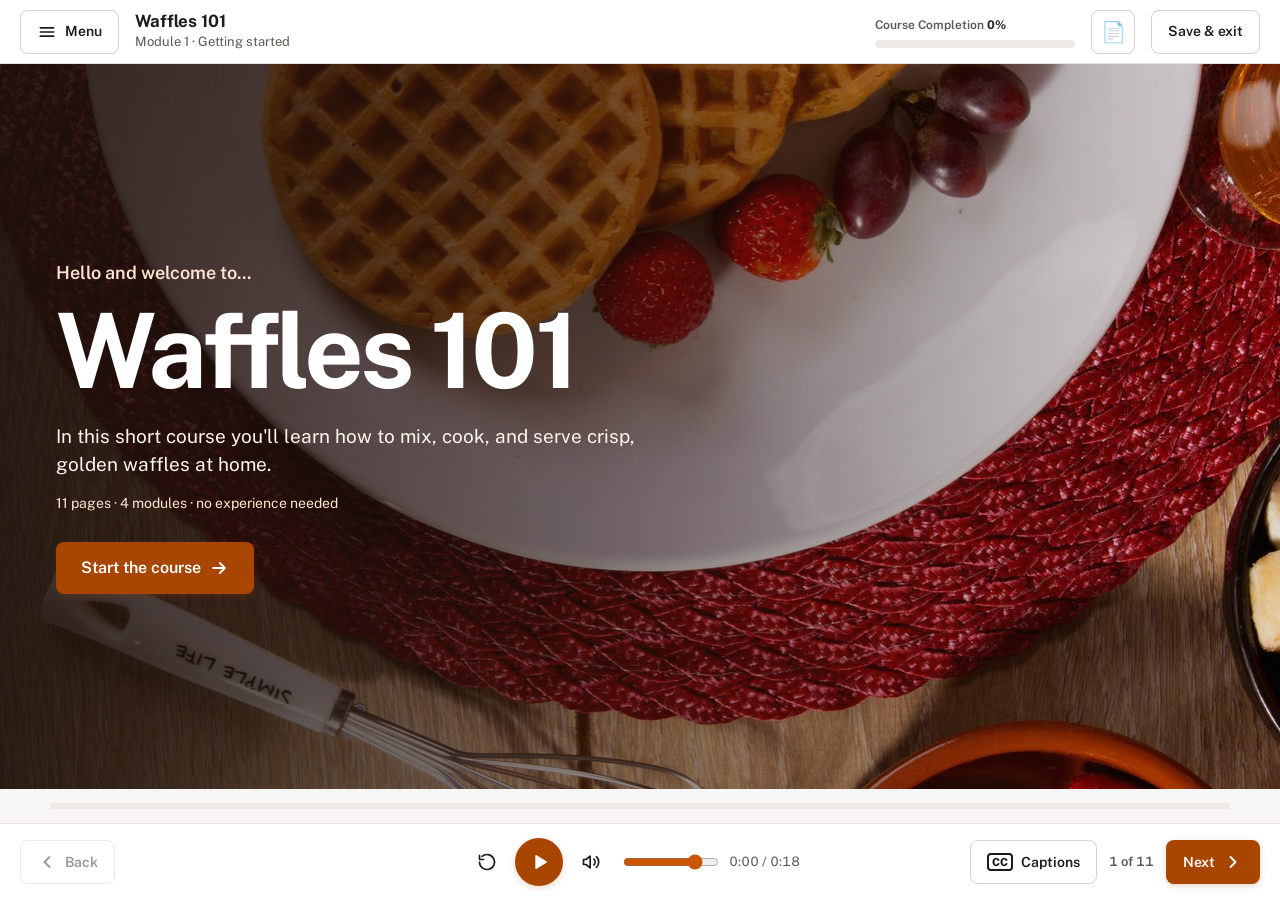
<file: index.html>
<!doctype html>
<html lang="en">
<head>
  <meta charset="utf-8">
  <meta name="viewport" content="width=device-width, initial-scale=1">
  <title>Waffles 101</title>
  <link rel="preconnect" href="https://fonts.googleapis.com">
  <link rel="preconnect" href="https://fonts.gstatic.com" crossorigin>
  <link rel="stylesheet" href="https://fonts.googleapis.com/css2?family=IBM+Plex+Mono:wght@400;500&family=Public+Sans:wght@400;500;600;700&display=swap">
  <link rel="stylesheet" href="css/player.css">
  <link rel="stylesheet" href="css/page.css">
</head>
<body>
  <div id="app"></div>
  <script src="js/player.js"></script>
  <script src="js/main.js"></script>
</body>
</html>
</file>
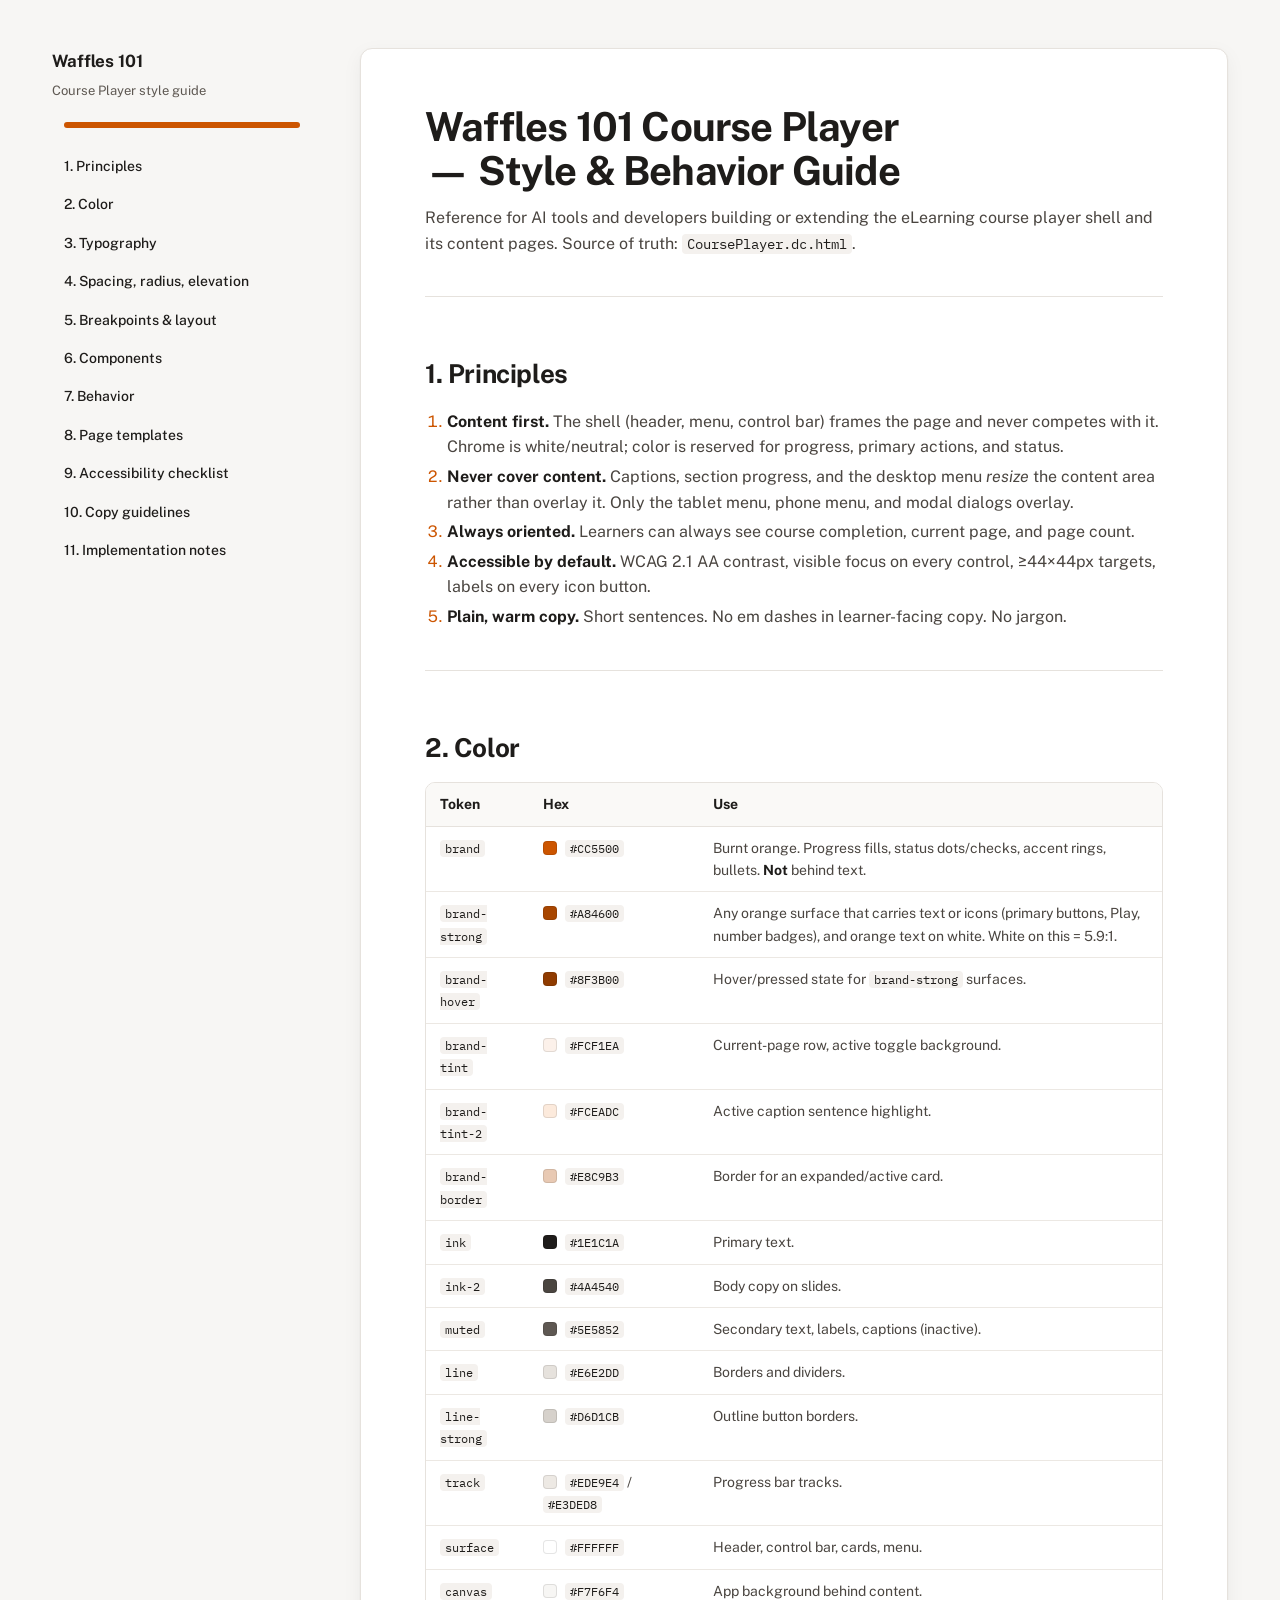
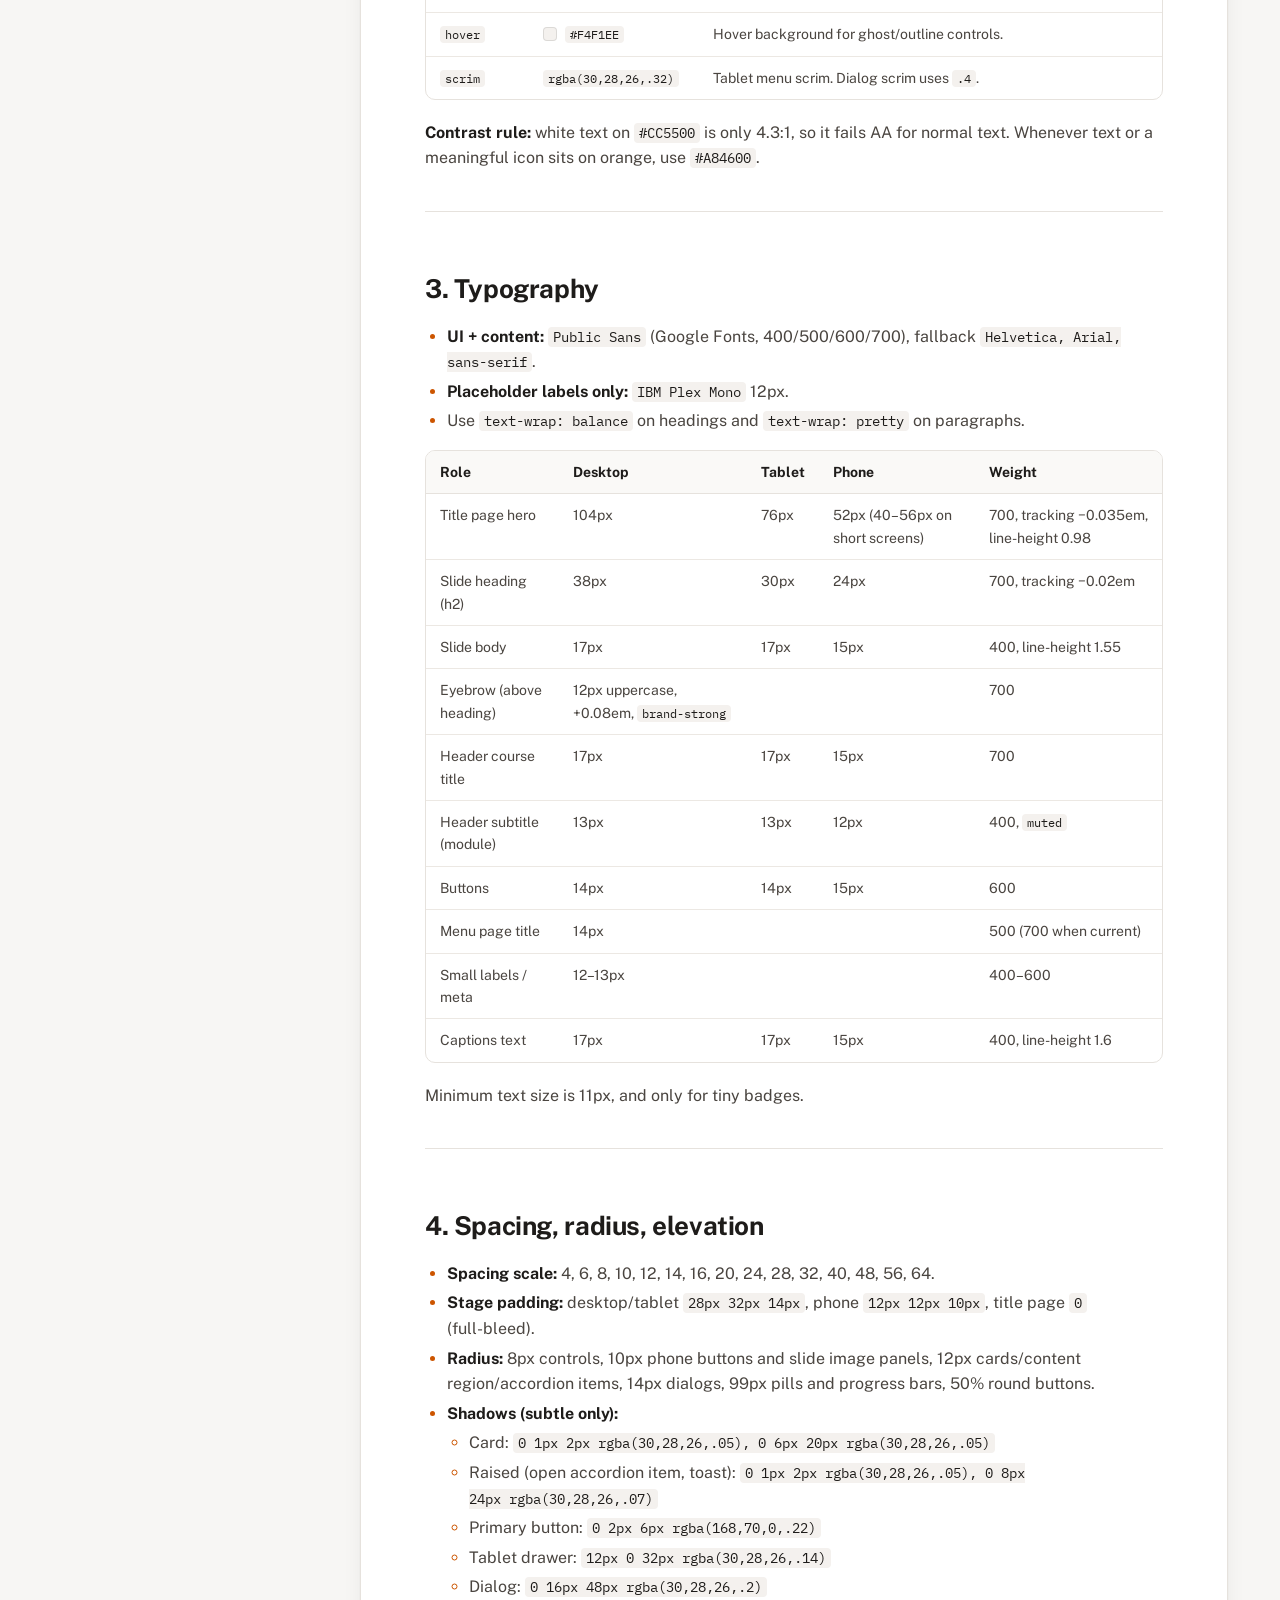
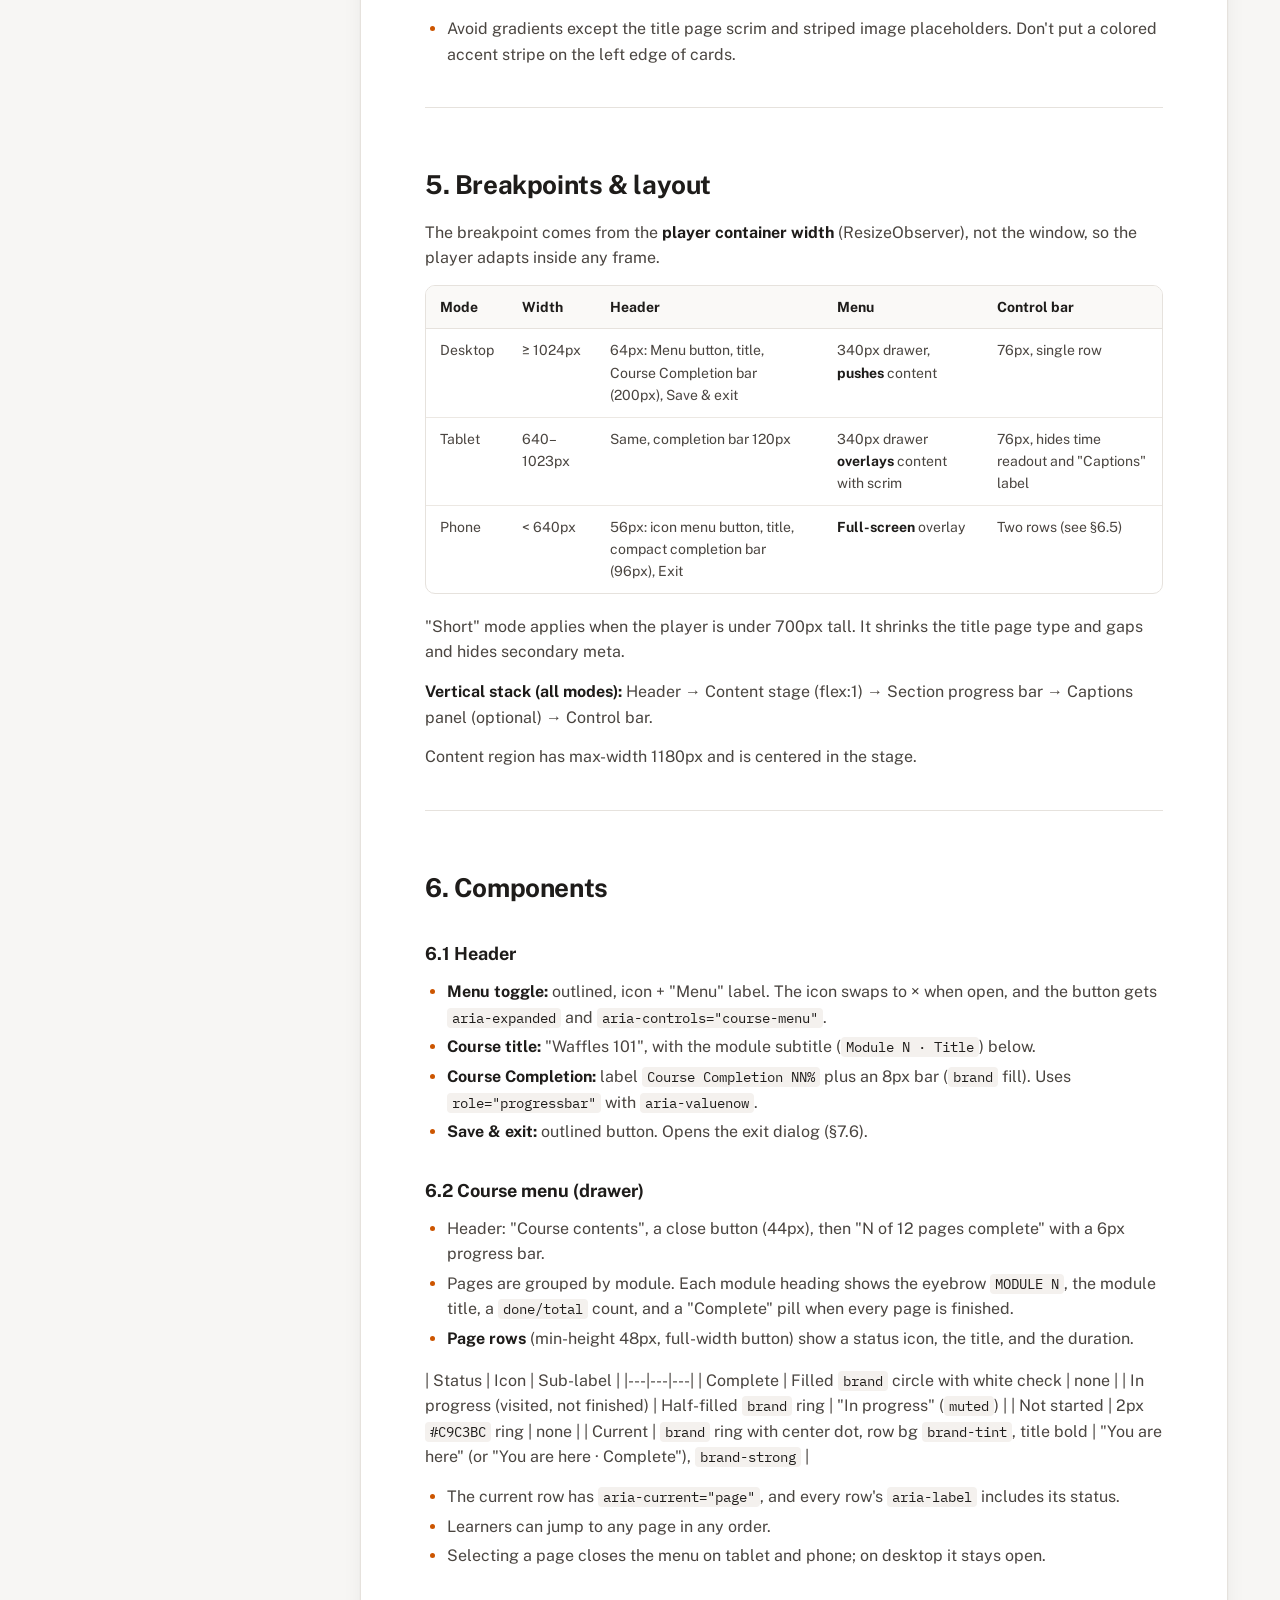
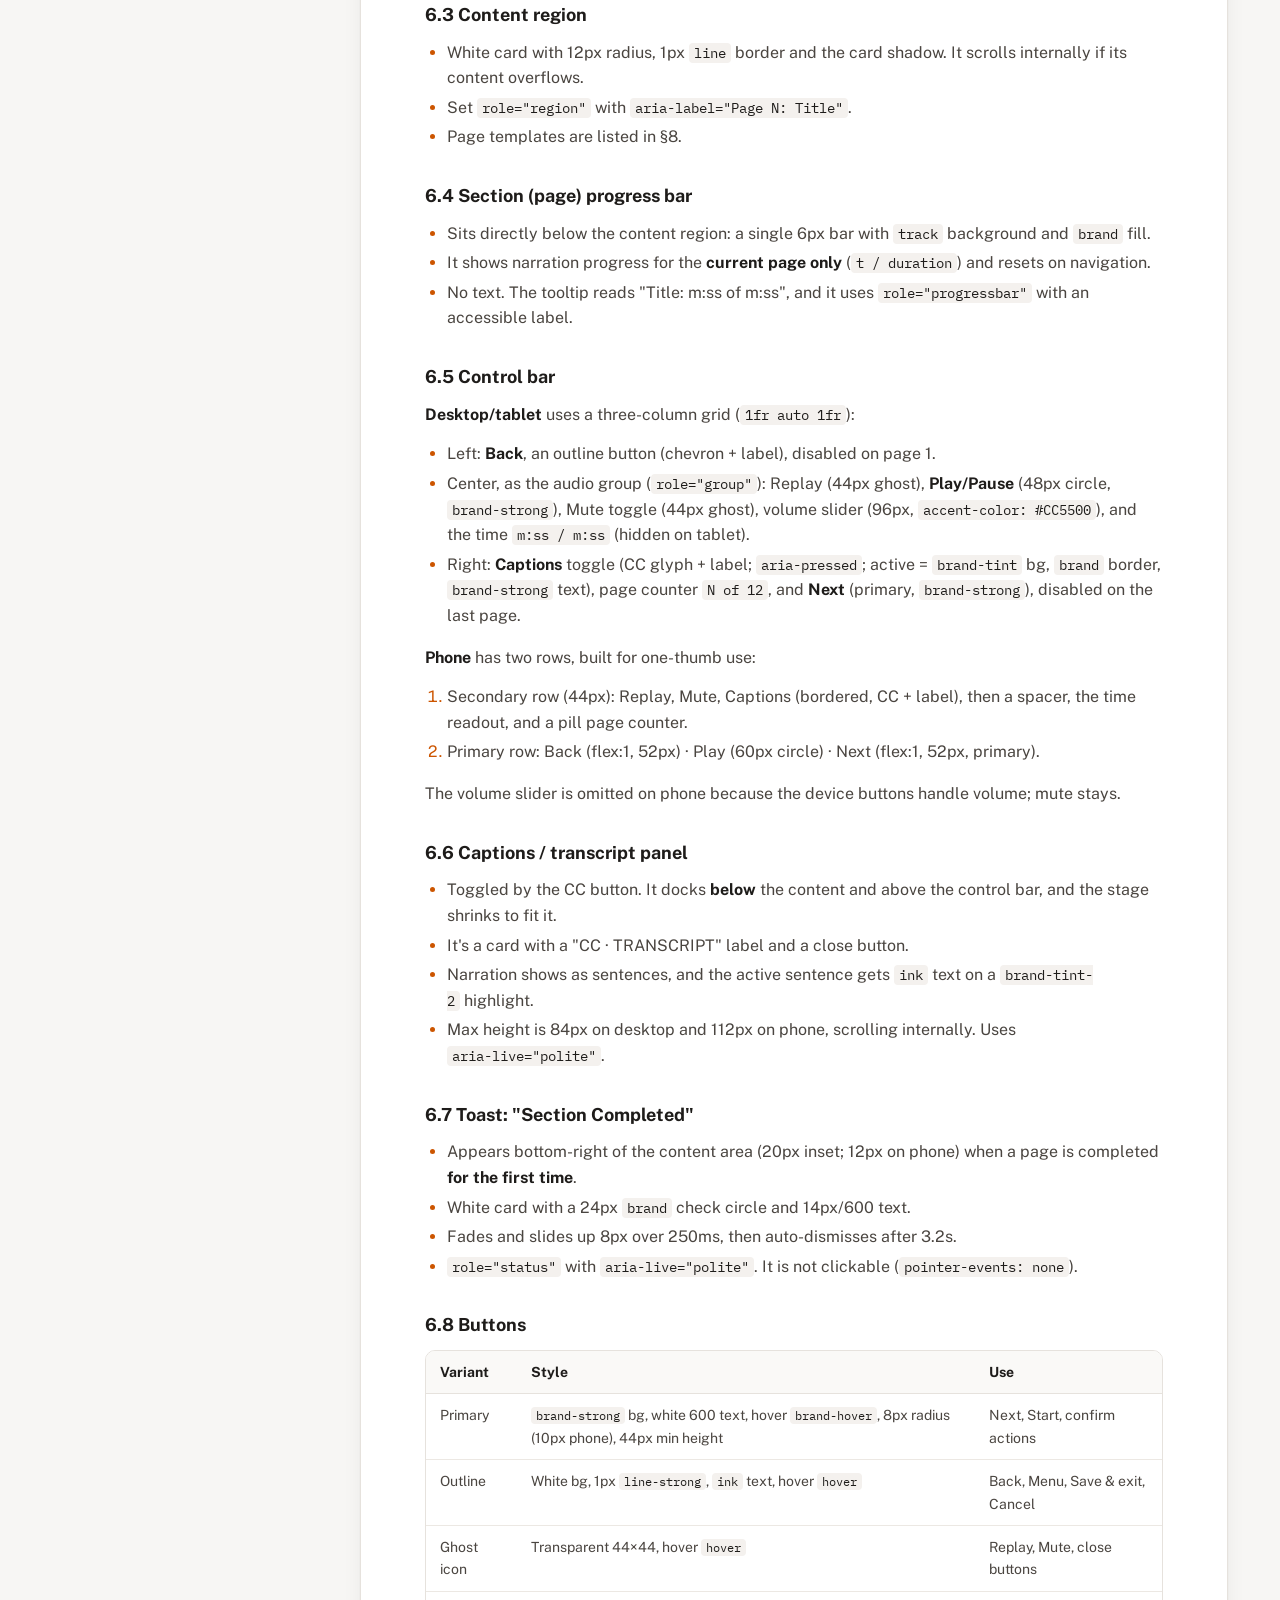
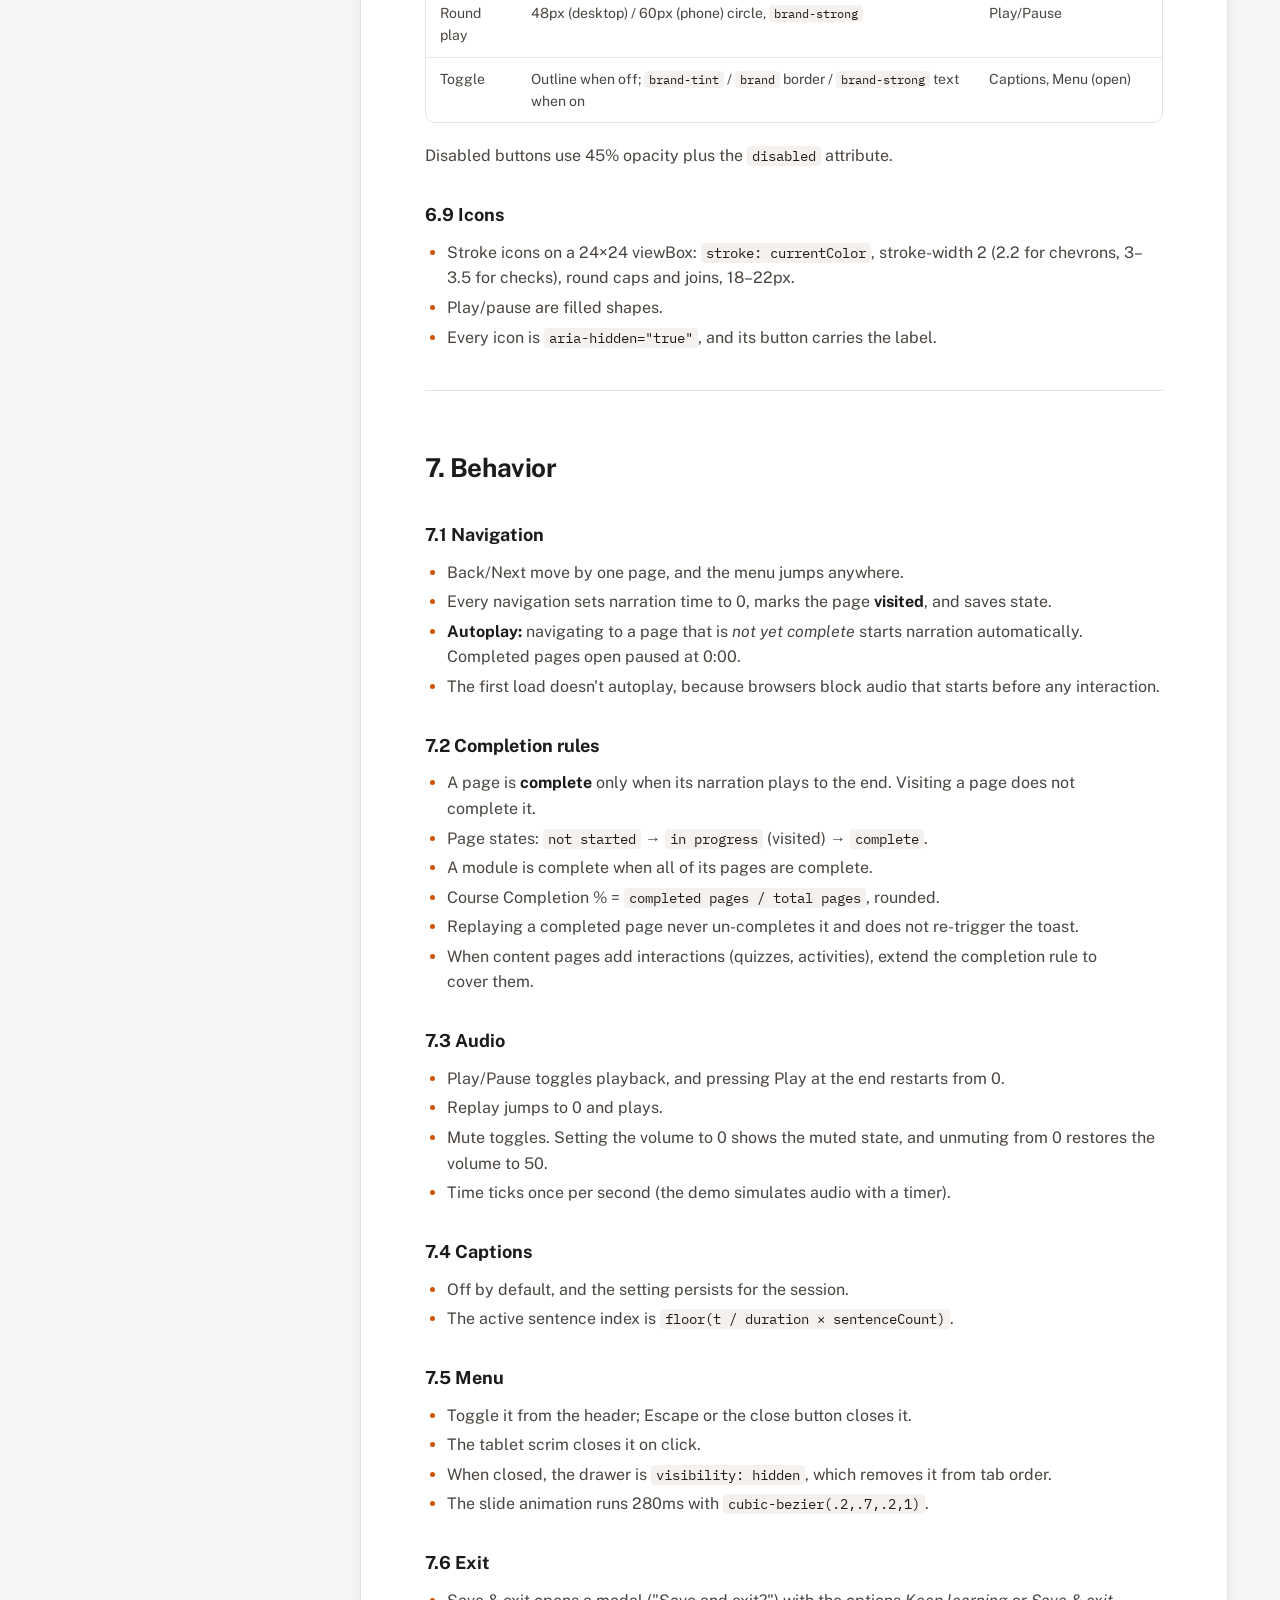
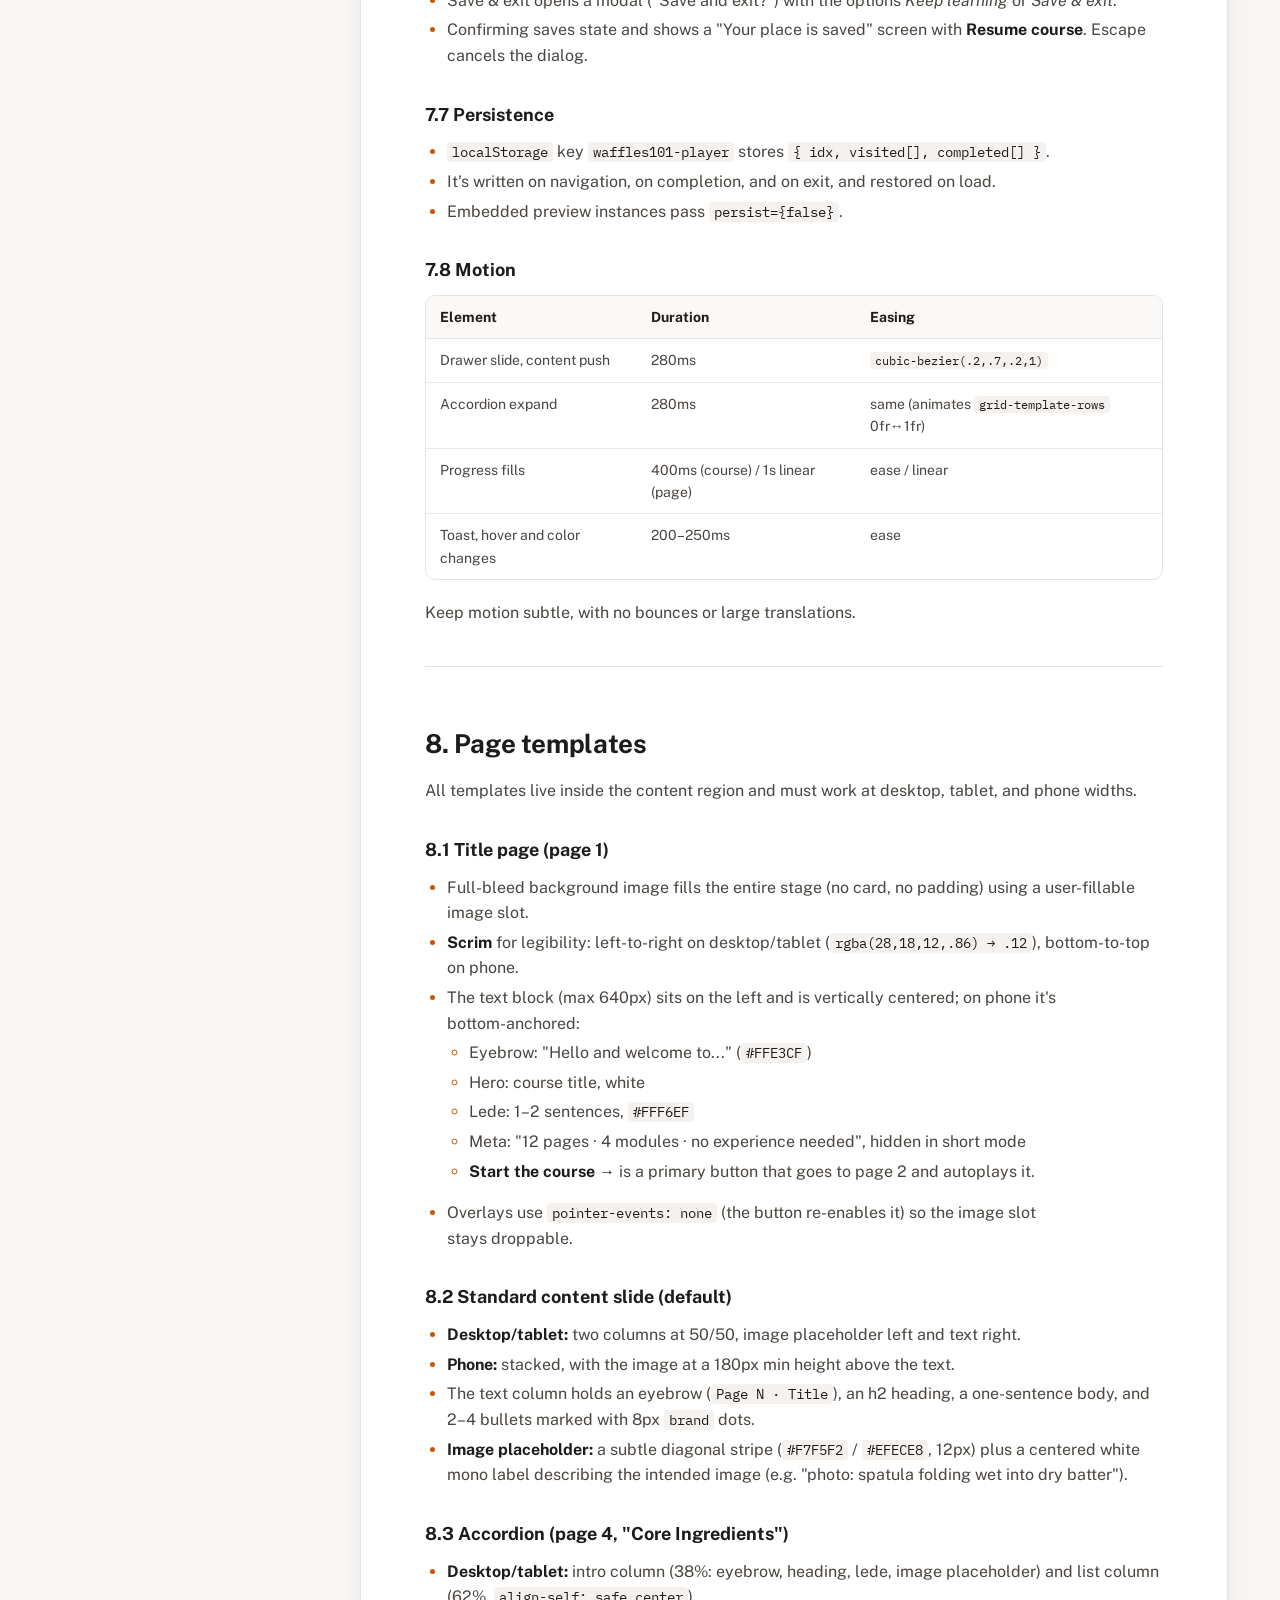
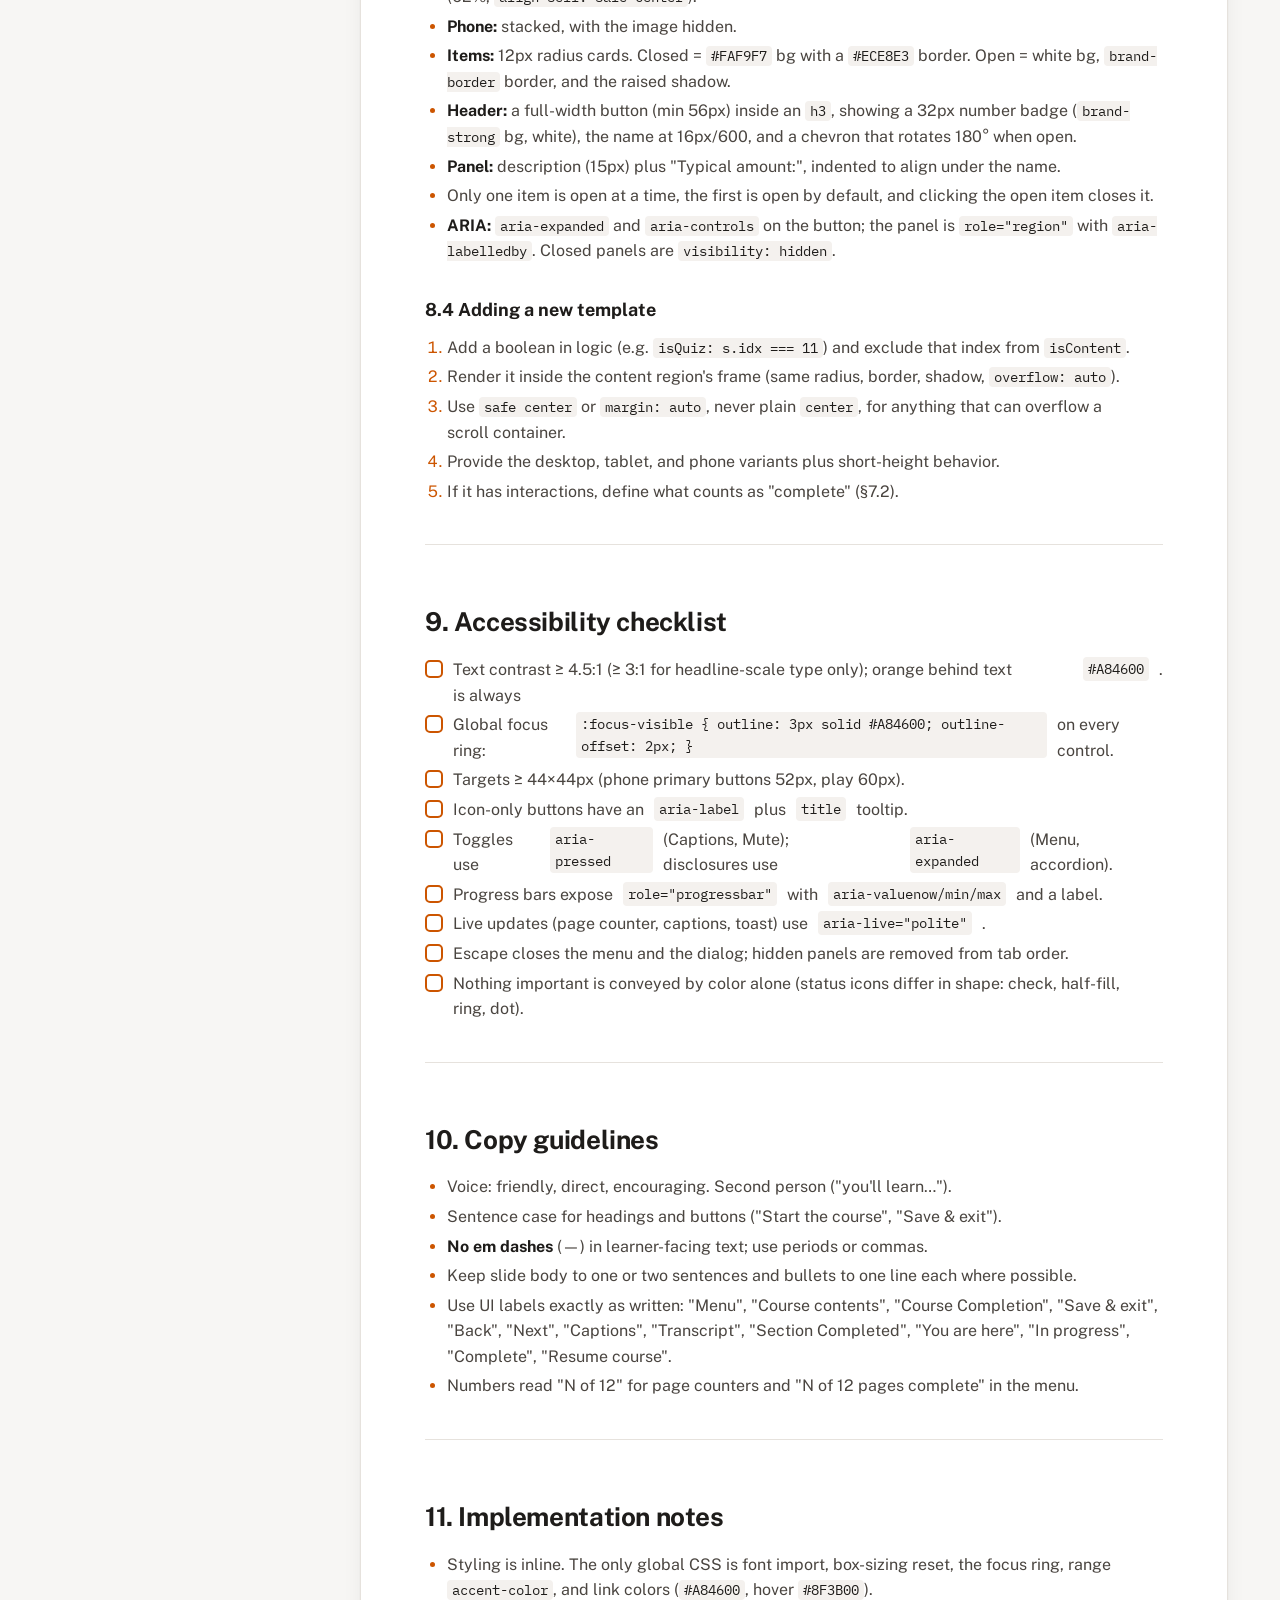
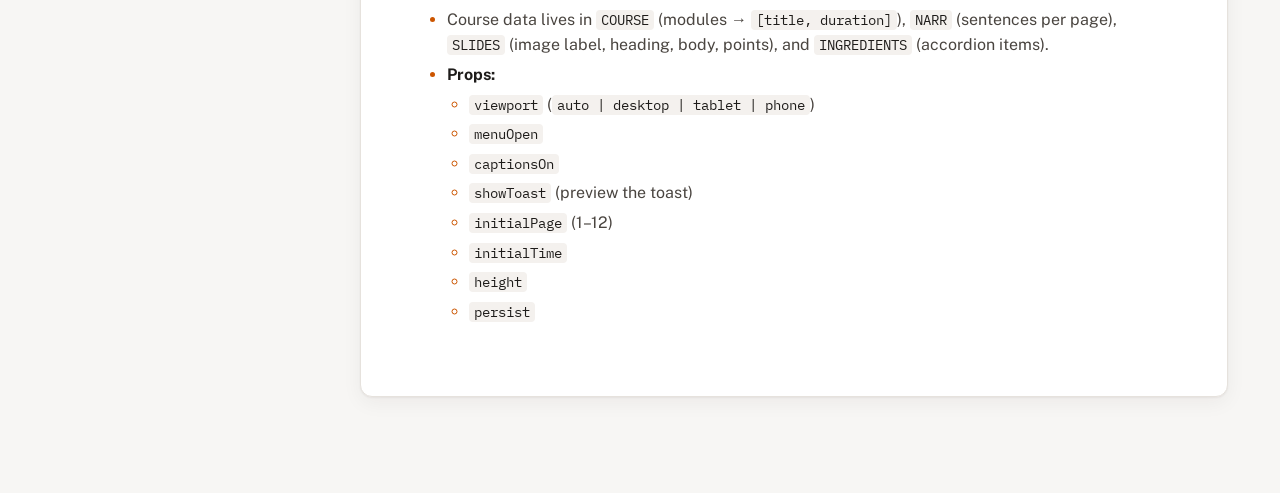
<file: docs/style-guide.html>
<!DOCTYPE html>
<html lang="en"><head><meta charset="utf-8"><meta name="viewport" content="width=device-width,initial-scale=1">
<title>Waffles 101 Course Player — Style &amp; Behavior Guide</title>
<link rel="stylesheet" href="https://fonts.googleapis.com/css2?family=IBM+Plex+Mono:wght@400;500&family=Public+Sans:wght@400;500;600;700&display=swap">
<style>
*{box-sizing:border-box}
html{scroll-behavior:smooth}
body{margin:0;background:#F7F6F4;color:#1E1C1A;font:16px/1.6 "Public Sans",Helvetica,Arial,sans-serif;-webkit-font-smoothing:antialiased}
a{color:#A84600}a:hover{color:#8F3B00}
:focus-visible{outline:3px solid #A84600;outline-offset:2px;border-radius:4px}
.wrap{display:grid;grid-template-columns:260px minmax(0,1fr);max-width:1240px;margin:0 auto;gap:48px;padding:48px 32px 96px}
nav{position:sticky;top:32px;align-self:start;display:flex;flex-direction:column;gap:2px}
nav .brand{font-weight:700;font-size:17px;margin-bottom:4px}
nav .sub{font-size:13px;color:#5E5852;margin-bottom:18px}
nav a{display:block;padding:7px 12px;border-radius:8px;color:#1E1C1A;text-decoration:none;font-size:14px;font-weight:500}
nav a:hover{background:#F4F1EE;color:#1E1C1A}
nav .bar{height:6px;border-radius:99px;background:#EDE9E4;margin:0 12px 18px;overflow:hidden}nav .bar div{width:100%;height:100%;background:#CC5500}
main{background:#fff;border:1px solid #E6E2DD;border-radius:12px;box-shadow:0 1px 2px rgba(30,28,26,.05),0 6px 20px rgba(30,28,26,.05);padding:56px 64px;min-width:0}
h1{font-size:40px;line-height:1.1;letter-spacing:-.02em;margin:0 0 12px;text-wrap:balance}
h2{font-size:26px;letter-spacing:-.015em;margin:48px 0 14px;padding-top:8px;scroll-margin-top:24px}
h3{font-size:18px;margin:32px 0 10px}
h4{font-size:15px;margin:24px 0 8px}
p,li{color:#4A4540;text-wrap:pretty}
p{margin:0 0 14px}
strong{color:#1E1C1A}
hr{border:0;border-top:1px solid #E6E2DD;margin:40px 0}
code{font-family:"IBM Plex Mono",ui-monospace,monospace;font-size:.86em;background:#F4F1EE;border-radius:4px;padding:1px 5px;color:#1E1C1A}
pre{background:#1E1C1A;color:#F7F6F4;border-radius:10px;padding:16px 18px;overflow:auto}pre code{background:none;color:inherit;padding:0}
ul,ol{padding-left:22px;margin:0 0 16px}li{margin:4px 0}li::marker{color:#CC5500}
li.cb{list-style:none;margin-left:-22px;display:flex;gap:10px;align-items:flex-start}
li.cb .box{width:18px;height:18px;flex:none;margin-top:3px;border:2px solid #CC5500;border-radius:5px}
.tw{overflow-x:auto;margin:0 0 20px;border:1px solid #E6E2DD;border-radius:10px}
table{border-collapse:collapse;width:100%;font-size:14px}
th{text-align:left;background:#FAF9F7;font-weight:700;color:#1E1C1A;padding:10px 14px;border-bottom:1px solid #E6E2DD;white-space:nowrap}
td{padding:10px 14px;border-bottom:1px solid #ECE8E3;color:#4A4540;vertical-align:top}
tr:last-child td{border-bottom:0}
.sw{display:inline-block;width:14px;height:14px;border-radius:4px;border:1px solid rgba(0,0,0,.1);vertical-align:-2px;margin-right:8px}
@media (max-width:900px){.wrap{grid-template-columns:1fr;padding:20px 12px 64px;gap:16px}nav{position:static;display:none}main{padding:28px 20px}h1{font-size:30px}}
@media print{body{background:#fff}.wrap{display:block;padding:0}nav{display:none}main{border:0;box-shadow:none;padding:0}}
</style></head><body>

<div class="wrap">
<nav aria-label="Sections"><div class="brand">Waffles 101</div><div class="sub">Course Player style guide</div><div class="bar"><div></div></div>
<a href="#1-principles">1. Principles</a>
<a href="#2-color">2. Color</a>
<a href="#3-typography">3. Typography</a>
<a href="#4-spacing-radius-elevation">4. Spacing, radius, elevation</a>
<a href="#5-breakpoints-layout">5. Breakpoints &amp; layout</a>
<a href="#6-components">6. Components</a>
<a href="#7-behavior">7. Behavior</a>
<a href="#8-page-templates">8. Page templates</a>
<a href="#9-accessibility-checklist">9. Accessibility checklist</a>
<a href="#10-copy-guidelines">10. Copy guidelines</a>
<a href="#11-implementation-notes">11. Implementation notes</a>
</nav>
<main>
<h1 id="waffles-101-course-player-style-behavior-guide">Waffles 101 Course Player — Style &amp; Behavior Guide</h1>
<p>Reference for AI tools and developers building or extending the eLearning course player shell and its content pages. Source of truth: <code>CoursePlayer.dc.html</code>.</p>
<hr>
<h2 id="1-principles">1. Principles</h2>
<ol><li><strong>Content first.</strong> The shell (header, menu, control bar) frames the page and never competes with it. Chrome is white/neutral; color is reserved for progress, primary actions, and status.</li><li><strong>Never cover content.</strong> Captions, section progress, and the desktop menu <em>resize</em> the content area rather than overlay it. Only the tablet menu, phone menu, and modal dialogs overlay.</li><li><strong>Always oriented.</strong> Learners can always see course completion, current page, and page count.</li><li><strong>Accessible by default.</strong> WCAG 2.1 AA contrast, visible focus on every control, ≥44×44px targets, labels on every icon button.</li><li><strong>Plain, warm copy.</strong> Short sentences. No em dashes in learner-facing copy. No jargon.</li></ol>
<hr>
<h2 id="2-color">2. Color</h2>
<div class="tw"><table><thead><tr><th>Token</th><th>Hex</th><th>Use</th></tr></thead><tbody><tr><td><code>brand</code></td><td><span class="sw" style="background:#CC5500"></span><code>#CC5500</code></td><td>Burnt orange. Progress fills, status dots/checks, accent rings, bullets. <strong>Not</strong> behind text.</td></tr><tr><td><code>brand-strong</code></td><td><span class="sw" style="background:#A84600"></span><code>#A84600</code></td><td>Any orange surface that carries text or icons (primary buttons, Play, number badges), and orange text on white. White on this = 5.9:1.</td></tr><tr><td><code>brand-hover</code></td><td><span class="sw" style="background:#8F3B00"></span><code>#8F3B00</code></td><td>Hover/pressed state for <code>brand-strong</code> surfaces.</td></tr><tr><td><code>brand-tint</code></td><td><span class="sw" style="background:#FCF1EA"></span><code>#FCF1EA</code></td><td>Current-page row, active toggle background.</td></tr><tr><td><code>brand-tint-2</code></td><td><span class="sw" style="background:#FCEADC"></span><code>#FCEADC</code></td><td>Active caption sentence highlight.</td></tr><tr><td><code>brand-border</code></td><td><span class="sw" style="background:#E8C9B3"></span><code>#E8C9B3</code></td><td>Border for an expanded/active card.</td></tr><tr><td><code>ink</code></td><td><span class="sw" style="background:#1E1C1A"></span><code>#1E1C1A</code></td><td>Primary text.</td></tr><tr><td><code>ink-2</code></td><td><span class="sw" style="background:#4A4540"></span><code>#4A4540</code></td><td>Body copy on slides.</td></tr><tr><td><code>muted</code></td><td><span class="sw" style="background:#5E5852"></span><code>#5E5852</code></td><td>Secondary text, labels, captions (inactive).</td></tr><tr><td><code>line</code></td><td><span class="sw" style="background:#E6E2DD"></span><code>#E6E2DD</code></td><td>Borders and dividers.</td></tr><tr><td><code>line-strong</code></td><td><span class="sw" style="background:#D6D1CB"></span><code>#D6D1CB</code></td><td>Outline button borders.</td></tr><tr><td><code>track</code></td><td><span class="sw" style="background:#EDE9E4"></span><code>#EDE9E4</code> / <code>#E3DED8</code></td><td>Progress bar tracks.</td></tr><tr><td><code>surface</code></td><td><span class="sw" style="background:#FFFFFF"></span><code>#FFFFFF</code></td><td>Header, control bar, cards, menu.</td></tr><tr><td><code>canvas</code></td><td><span class="sw" style="background:#F7F6F4"></span><code>#F7F6F4</code></td><td>App background behind content.</td></tr><tr><td><code>hover</code></td><td><span class="sw" style="background:#F4F1EE"></span><code>#F4F1EE</code></td><td>Hover background for ghost/outline controls.</td></tr><tr><td><code>scrim</code></td><td><code>rgba(30,28,26,.32)</code></td><td>Tablet menu scrim. Dialog scrim uses <code>.4</code>.</td></tr></tbody></table></div>
<p><strong>Contrast rule:</strong> white text on <code>#CC5500</code> is only 4.3:1, so it fails AA for normal text. Whenever text or a meaningful icon sits on orange, use <code>#A84600</code>.</p>
<hr>
<h2 id="3-typography">3. Typography</h2>
<ul><li><strong>UI + content:</strong> <code>Public Sans</code> (Google Fonts, 400/500/600/700), fallback <code>Helvetica, Arial, sans-serif</code>.</li><li><strong>Placeholder labels only:</strong> <code>IBM Plex Mono</code> 12px.</li><li>Use <code>text-wrap: balance</code> on headings and <code>text-wrap: pretty</code> on paragraphs.</li></ul>
<div class="tw"><table><thead><tr><th>Role</th><th>Desktop</th><th>Tablet</th><th>Phone</th><th>Weight</th></tr></thead><tbody><tr><td>Title page hero</td><td>104px</td><td>76px</td><td>52px (40–56px on short screens)</td><td>700, tracking −0.035em, line-height 0.98</td></tr><tr><td>Slide heading (h2)</td><td>38px</td><td>30px</td><td>24px</td><td>700, tracking −0.02em</td></tr><tr><td>Slide body</td><td>17px</td><td>17px</td><td>15px</td><td>400, line-height 1.55</td></tr><tr><td>Eyebrow (above heading)</td><td>12px uppercase, +0.08em, <code>brand-strong</code></td><td></td><td></td><td>700</td></tr><tr><td>Header course title</td><td>17px</td><td>17px</td><td>15px</td><td>700</td></tr><tr><td>Header subtitle (module)</td><td>13px</td><td>13px</td><td>12px</td><td>400, <code>muted</code></td></tr><tr><td>Buttons</td><td>14px</td><td>14px</td><td>15px</td><td>600</td></tr><tr><td>Menu page title</td><td>14px</td><td></td><td></td><td>500 (700 when current)</td></tr><tr><td>Small labels / meta</td><td>12–13px</td><td></td><td></td><td>400–600</td></tr><tr><td>Captions text</td><td>17px</td><td>17px</td><td>15px</td><td>400, line-height 1.6</td></tr></tbody></table></div>
<p>Minimum text size is 11px, and only for tiny badges.</p>
<hr>
<h2 id="4-spacing-radius-elevation">4. Spacing, radius, elevation</h2>
<ul><li><strong>Spacing scale:</strong> 4, 6, 8, 10, 12, 14, 16, 20, 24, 28, 32, 40, 48, 56, 64.</li><li><strong>Stage padding:</strong> desktop/tablet <code>28px 32px 14px</code>, phone <code>12px 12px 10px</code>, title page <code>0</code> (full-bleed).</li><li><strong>Radius:</strong> 8px controls, 10px phone buttons and slide image panels, 12px cards/content region/accordion items, 14px dialogs, 99px pills and progress bars, 50% round buttons.</li><li><strong>Shadows (subtle only):</strong><ul><li>Card: <code>0 1px 2px rgba(30,28,26,.05), 0 6px 20px rgba(30,28,26,.05)</code></li><li>Raised (open accordion item, toast): <code>0 1px 2px rgba(30,28,26,.05), 0 8px 24px rgba(30,28,26,.07)</code></li><li>Primary button: <code>0 2px 6px rgba(168,70,0,.22)</code></li><li>Tablet drawer: <code>12px 0 32px rgba(30,28,26,.14)</code></li><li>Dialog: <code>0 16px 48px rgba(30,28,26,.2)</code></li></ul></li><li>Avoid gradients except the title page scrim and striped image placeholders. Don't put a colored accent stripe on the left edge of cards.</li></ul>
<hr>
<h2 id="5-breakpoints-layout">5. Breakpoints &amp; layout</h2>
<p>The breakpoint comes from the <strong>player container width</strong> (ResizeObserver), not the window, so the player adapts inside any frame.</p>
<div class="tw"><table><thead><tr><th>Mode</th><th>Width</th><th>Header</th><th>Menu</th><th>Control bar</th></tr></thead><tbody><tr><td>Desktop</td><td>≥ 1024px</td><td>64px: Menu button, title, Course Completion bar (200px), Save &amp; exit</td><td>340px drawer, <strong>pushes</strong> content</td><td>76px, single row</td></tr><tr><td>Tablet</td><td>640–1023px</td><td>Same, completion bar 120px</td><td>340px drawer <strong>overlays</strong> content with scrim</td><td>76px, hides time readout and "Captions" label</td></tr><tr><td>Phone</td><td>&lt; 640px</td><td>56px: icon menu button, title, compact completion bar (96px), Exit</td><td><strong>Full-screen</strong> overlay</td><td>Two rows (see §6.5)</td></tr></tbody></table></div>
<p>"Short" mode applies when the player is under 700px tall. It shrinks the title page type and gaps and hides secondary meta.</p>
<p><strong>Vertical stack (all modes):</strong> Header → Content stage (flex:1) → Section progress bar → Captions panel (optional) → Control bar.</p>
<p>Content region has max-width 1180px and is centered in the stage.</p>
<hr>
<h2 id="6-components">6. Components</h2>
<h3 id="6-1-header">6.1 Header</h3>
<ul><li><strong>Menu toggle:</strong> outlined, icon + "Menu" label. The icon swaps to × when open, and the button gets <code>aria-expanded</code> and <code>aria-controls="course-menu"</code>.</li><li><strong>Course title:</strong> "Waffles 101", with the module subtitle (<code>Module N · Title</code>) below.</li><li><strong>Course Completion:</strong> label <code>Course Completion NN%</code> plus an 8px bar (<code>brand</code> fill). Uses <code>role="progressbar"</code> with <code>aria-valuenow</code>.</li><li><strong>Save &amp; exit:</strong> outlined button. Opens the exit dialog (§7.6).</li></ul>
<h3 id="6-2-course-menu-drawer">6.2 Course menu (drawer)</h3>
<ul><li>Header: "Course contents", a close button (44px), then "N of 12 pages complete" with a 6px progress bar.</li><li>Pages are grouped by module. Each module heading shows the eyebrow <code>MODULE N</code>, the module title, a <code>done/total</code> count, and a "Complete" pill when every page is finished.</li><li><strong>Page rows</strong> (min-height 48px, full-width button) show a status icon, the title, and the duration.</li></ul>
<p>  | Status | Icon | Sub-label |   |---|---|---|   | Complete | Filled <code>brand</code> circle with white check | none |   | In progress (visited, not finished) | Half-filled <code>brand</code> ring | "In progress" (<code>muted</code>) |   | Not started | 2px <code>#C9C3BC</code> ring | none |   | Current | <code>brand</code> ring with center dot, row bg <code>brand-tint</code>, title bold | "You are here" (or "You are here · Complete"), <code>brand-strong</code> |</p>
<ul><li>The current row has <code>aria-current="page"</code>, and every row's <code>aria-label</code> includes its status.</li><li>Learners can jump to any page in any order.</li><li>Selecting a page closes the menu on tablet and phone; on desktop it stays open.</li></ul>
<h3 id="6-3-content-region">6.3 Content region</h3>
<ul><li>White card with 12px radius, 1px <code>line</code> border and the card shadow. It scrolls internally if its content overflows.</li><li>Set <code>role="region"</code> with <code>aria-label="Page N: Title"</code>.</li><li>Page templates are listed in §8.</li></ul>
<h3 id="6-4-section-page-progress-bar">6.4 Section (page) progress bar</h3>
<ul><li>Sits directly below the content region: a single 6px bar with <code>track</code> background and <code>brand</code> fill.</li><li>It shows narration progress for the <strong>current page only</strong> (<code>t / duration</code>) and resets on navigation.</li><li>No text. The tooltip reads "Title: m:ss of m:ss", and it uses <code>role="progressbar"</code> with an accessible label.</li></ul>
<h3 id="6-5-control-bar">6.5 Control bar</h3>
<p><strong>Desktop/tablet</strong> uses a three-column grid (<code>1fr auto 1fr</code>):</p>
<ul><li>Left: <strong>Back</strong>, an outline button (chevron + label), disabled on page 1.</li><li>Center, as the audio group (<code>role="group"</code>): Replay (44px ghost), <strong>Play/Pause</strong> (48px circle, <code>brand-strong</code>), Mute toggle (44px ghost), volume slider (96px, <code>accent-color: #CC5500</code>), and the time <code>m:ss / m:ss</code> (hidden on tablet).</li><li>Right: <strong>Captions</strong> toggle (CC glyph + label; <code>aria-pressed</code>; active = <code>brand-tint</code> bg, <code>brand</code> border, <code>brand-strong</code> text), page counter <code>N of 12</code>, and <strong>Next</strong> (primary, <code>brand-strong</code>), disabled on the last page.</li></ul>
<p><strong>Phone</strong> has two rows, built for one-thumb use:</p>
<ol><li>Secondary row (44px): Replay, Mute, Captions (bordered, CC + label), then a spacer, the time readout, and a pill page counter.</li><li>Primary row: Back (flex:1, 52px) · Play (60px circle) · Next (flex:1, 52px, primary).</li></ol>
<p>The volume slider is omitted on phone because the device buttons handle volume; mute stays.</p>
<h3 id="6-6-captions-transcript-panel">6.6 Captions / transcript panel</h3>
<ul><li>Toggled by the CC button. It docks <strong>below</strong> the content and above the control bar, and the stage shrinks to fit it.</li><li>It's a card with a "CC · TRANSCRIPT" label and a close button.</li><li>Narration shows as sentences, and the active sentence gets <code>ink</code> text on a <code>brand-tint-2</code> highlight.</li><li>Max height is 84px on desktop and 112px on phone, scrolling internally. Uses <code>aria-live="polite"</code>.</li></ul>
<h3 id="6-7-toast-section-completed">6.7 Toast: "Section Completed"</h3>
<ul><li>Appears bottom-right of the content area (20px inset; 12px on phone) when a page is completed <strong>for the first time</strong>.</li><li>White card with a 24px <code>brand</code> check circle and 14px/600 text.</li><li>Fades and slides up 8px over 250ms, then auto-dismisses after 3.2s.</li><li><code>role="status"</code> with <code>aria-live="polite"</code>. It is not clickable (<code>pointer-events: none</code>).</li></ul>
<h3 id="6-8-buttons">6.8 Buttons</h3>
<div class="tw"><table><thead><tr><th>Variant</th><th>Style</th><th>Use</th></tr></thead><tbody><tr><td>Primary</td><td><code>brand-strong</code> bg, white 600 text, hover <code>brand-hover</code>, 8px radius (10px phone), 44px min height</td><td>Next, Start, confirm actions</td></tr><tr><td>Outline</td><td>White bg, 1px <code>line-strong</code>, <code>ink</code> text, hover <code>hover</code></td><td>Back, Menu, Save &amp; exit, Cancel</td></tr><tr><td>Ghost icon</td><td>Transparent 44×44, hover <code>hover</code></td><td>Replay, Mute, close buttons</td></tr><tr><td>Round play</td><td>48px (desktop) / 60px (phone) circle, <code>brand-strong</code></td><td>Play/Pause</td></tr><tr><td>Toggle</td><td>Outline when off; <code>brand-tint</code> / <code>brand</code> border / <code>brand-strong</code> text when on</td><td>Captions, Menu (open)</td></tr></tbody></table></div>
<p>Disabled buttons use 45% opacity plus the <code>disabled</code> attribute.</p>
<h3 id="6-9-icons">6.9 Icons</h3>
<ul><li>Stroke icons on a 24×24 viewBox: <code>stroke: currentColor</code>, stroke-width 2 (2.2 for chevrons, 3–3.5 for checks), round caps and joins, 18–22px.</li><li>Play/pause are filled shapes.</li><li>Every icon is <code>aria-hidden="true"</code>, and its button carries the label.</li></ul>
<hr>
<h2 id="7-behavior">7. Behavior</h2>
<h3 id="7-1-navigation">7.1 Navigation</h3>
<ul><li>Back/Next move by one page, and the menu jumps anywhere.</li><li>Every navigation sets narration time to 0, marks the page <strong>visited</strong>, and saves state.</li><li><strong>Autoplay:</strong> navigating to a page that is <em>not yet complete</em> starts narration automatically. Completed pages open paused at 0:00.</li><li>The first load doesn't autoplay, because browsers block audio that starts before any interaction.</li></ul>
<h3 id="7-2-completion-rules">7.2 Completion rules</h3>
<ul><li>A page is <strong>complete</strong> only when its narration plays to the end. Visiting a page does not complete it.</li><li>Page states: <code>not started</code> → <code>in progress</code> (visited) → <code>complete</code>.</li><li>A module is complete when all of its pages are complete.</li><li>Course Completion % = <code>completed pages / total pages</code>, rounded.</li><li>Replaying a completed page never un-completes it and does not re-trigger the toast.</li><li>When content pages add interactions (quizzes, activities), extend the completion rule to cover them.</li></ul>
<h3 id="7-3-audio">7.3 Audio</h3>
<ul><li>Play/Pause toggles playback, and pressing Play at the end restarts from 0.</li><li>Replay jumps to 0 and plays.</li><li>Mute toggles. Setting the volume to 0 shows the muted state, and unmuting from 0 restores the volume to 50.</li><li>Time ticks once per second (the demo simulates audio with a timer).</li></ul>
<h3 id="7-4-captions">7.4 Captions</h3>
<ul><li>Off by default, and the setting persists for the session.</li><li>The active sentence index is <code>floor(t / duration × sentenceCount)</code>.</li></ul>
<h3 id="7-5-menu">7.5 Menu</h3>
<ul><li>Toggle it from the header; Escape or the close button closes it.</li><li>The tablet scrim closes it on click.</li><li>When closed, the drawer is <code>visibility: hidden</code>, which removes it from tab order.</li><li>The slide animation runs 280ms with <code>cubic-bezier(.2,.7,.2,1)</code>.</li></ul>
<h3 id="7-6-exit">7.6 Exit</h3>
<ul><li>Save &amp; exit opens a modal ("Save and exit?") with the options <em>Keep learning</em> or <em>Save &amp; exit</em>.</li><li>Confirming saves state and shows a "Your place is saved" screen with <strong>Resume course</strong>. Escape cancels the dialog.</li></ul>
<h3 id="7-7-persistence">7.7 Persistence</h3>
<ul><li><code>localStorage</code> key <code>waffles101-player</code> stores <code>{ idx, visited[], completed[] }</code>.</li><li>It's written on navigation, on completion, and on exit, and restored on load.</li><li>Embedded preview instances pass <code>persist={false}</code>.</li></ul>
<h3 id="7-8-motion">7.8 Motion</h3>
<div class="tw"><table><thead><tr><th>Element</th><th>Duration</th><th>Easing</th></tr></thead><tbody><tr><td>Drawer slide, content push</td><td>280ms</td><td><code>cubic-bezier(.2,.7,.2,1)</code></td></tr><tr><td>Accordion expand</td><td>280ms</td><td>same (animates <code>grid-template-rows</code> 0fr↔1fr)</td></tr><tr><td>Progress fills</td><td>400ms (course) / 1s linear (page)</td><td>ease / linear</td></tr><tr><td>Toast, hover and color changes</td><td>200–250ms</td><td>ease</td></tr></tbody></table></div>
<p>Keep motion subtle, with no bounces or large translations.</p>
<hr>
<h2 id="8-page-templates">8. Page templates</h2>
<p>All templates live inside the content region and must work at desktop, tablet, and phone widths.</p>
<h3 id="8-1-title-page-page-1">8.1 Title page (page 1)</h3>
<ul><li>Full-bleed background image fills the entire stage (no card, no padding) using a user-fillable image slot.</li><li><strong>Scrim</strong> for legibility: left-to-right on desktop/tablet (<code>rgba(28,18,12,.86) → .12</code>), bottom-to-top on phone.</li><li>The text block (max 640px) sits on the left and is vertically centered; on phone it's bottom-anchored:<ul><li>Eyebrow: "Hello and welcome to..." (<code>#FFE3CF</code>)</li><li>Hero: course title, white</li><li>Lede: 1–2 sentences, <code>#FFF6EF</code></li><li>Meta: "12 pages · 4 modules · no experience needed", hidden in short mode</li><li><strong>Start the course →</strong> is a primary button that goes to page 2 and autoplays it.</li></ul></li><li>Overlays use <code>pointer-events: none</code> (the button re-enables it) so the image slot stays droppable.</li></ul>
<h3 id="8-2-standard-content-slide-default">8.2 Standard content slide (default)</h3>
<ul><li><strong>Desktop/tablet:</strong> two columns at 50/50, image placeholder left and text right.</li><li><strong>Phone:</strong> stacked, with the image at a 180px min height above the text.</li><li>The text column holds an eyebrow (<code>Page N · Title</code>), an h2 heading, a one-sentence body, and 2–4 bullets marked with 8px <code>brand</code> dots.</li><li><strong>Image placeholder:</strong> a subtle diagonal stripe (<code>#F7F5F2</code> / <code>#EFECE8</code>, 12px) plus a centered white mono label describing the intended image (e.g. "photo: spatula folding wet into dry batter").</li></ul>
<h3 id="8-3-accordion-page-4-core-ingredients">8.3 Accordion (page 4, "Core Ingredients")</h3>
<ul><li><strong>Desktop/tablet:</strong> intro column (38%: eyebrow, heading, lede, image placeholder) and list column (62%, <code>align-self: safe center</code>).</li><li><strong>Phone:</strong> stacked, with the image hidden.</li><li><strong>Items:</strong> 12px radius cards. Closed = <code>#FAF9F7</code> bg with a <code>#ECE8E3</code> border. Open = white bg, <code>brand-border</code> border, and the raised shadow.</li><li><strong>Header:</strong> a full-width button (min 56px) inside an <code>h3</code>, showing a 32px number badge (<code>brand-strong</code> bg, white), the name at 16px/600, and a chevron that rotates 180° when open.</li><li><strong>Panel:</strong> description (15px) plus "Typical amount:", indented to align under the name.</li><li>Only one item is open at a time, the first is open by default, and clicking the open item closes it.</li><li><strong>ARIA:</strong> <code>aria-expanded</code> and <code>aria-controls</code> on the button; the panel is <code>role="region"</code> with <code>aria-labelledby</code>. Closed panels are <code>visibility: hidden</code>.</li></ul>
<h3 id="8-4-adding-a-new-template">8.4 Adding a new template</h3>
<ol><li>Add a boolean in logic (e.g. <code>isQuiz: s.idx === 11</code>) and exclude that index from <code>isContent</code>.</li><li>Render it inside the content region's frame (same radius, border, shadow, <code>overflow: auto</code>).</li><li>Use <code>safe center</code> or <code>margin: auto</code>, never plain <code>center</code>, for anything that can overflow a scroll container.</li><li>Provide the desktop, tablet, and phone variants plus short-height behavior.</li><li>If it has interactions, define what counts as "complete" (§7.2).</li></ol>
<hr>
<h2 id="9-accessibility-checklist">9. Accessibility checklist</h2>
<ul><li class="cb"><span class="box"></span>Text contrast ≥ 4.5:1 (≥ 3:1 for headline-scale type only); orange behind text is always <code>#A84600</code>.</li><li class="cb"><span class="box"></span>Global focus ring: <code>:focus-visible { outline: 3px solid #A84600; outline-offset: 2px; }</code> on every control.</li><li class="cb"><span class="box"></span>Targets ≥ 44×44px (phone primary buttons 52px, play 60px).</li><li class="cb"><span class="box"></span>Icon-only buttons have an <code>aria-label</code> plus <code>title</code> tooltip.</li><li class="cb"><span class="box"></span>Toggles use <code>aria-pressed</code> (Captions, Mute); disclosures use <code>aria-expanded</code> (Menu, accordion).</li><li class="cb"><span class="box"></span>Progress bars expose <code>role="progressbar"</code> with <code>aria-valuenow/min/max</code> and a label.</li><li class="cb"><span class="box"></span>Live updates (page counter, captions, toast) use <code>aria-live="polite"</code>.</li><li class="cb"><span class="box"></span>Escape closes the menu and the dialog; hidden panels are removed from tab order.</li><li class="cb"><span class="box"></span>Nothing important is conveyed by color alone (status icons differ in shape: check, half-fill, ring, dot).</li></ul>
<hr>
<h2 id="10-copy-guidelines">10. Copy guidelines</h2>
<ul><li>Voice: friendly, direct, encouraging. Second person ("you'll learn…").</li><li>Sentence case for headings and buttons ("Start the course", "Save &amp; exit").</li><li><strong>No em dashes</strong> (—) in learner-facing text; use periods or commas.</li><li>Keep slide body to one or two sentences and bullets to one line each where possible.</li><li>Use UI labels exactly as written: "Menu", "Course contents", "Course Completion", "Save &amp; exit", "Back", "Next", "Captions", "Transcript", "Section Completed", "You are here", "In progress", "Complete", "Resume course".</li><li>Numbers read "N of 12" for page counters and "N of 12 pages complete" in the menu.</li></ul>
<hr>
<h2 id="11-implementation-notes">11. Implementation notes</h2>
<ul><li>Styling is inline. The only global CSS is font import, box-sizing reset, the focus ring, range <code>accent-color</code>, and link colors (<code>#A84600</code>, hover <code>#8F3B00</code>).</li><li>Course data lives in <code>COURSE</code> (modules → <code>[title, duration]</code>), <code>NARR</code> (sentences per page), <code>SLIDES</code> (image label, heading, body, points), and <code>INGREDIENTS</code> (accordion items).</li><li><strong>Props:</strong><ul><li><code>viewport</code> (<code>auto | desktop | tablet | phone</code>)</li><li><code>menuOpen</code></li><li><code>captionsOn</code></li><li><code>showToast</code> (preview the toast)</li><li><code>initialPage</code> (1–12)</li><li><code>initialTime</code></li><li><code>height</code></li><li><code>persist</code></li></ul></li></ul>
</main></div></body></html>
</file>
<file: css/player.css>
/* Course Player styles. Tokens and measurements follow docs/style-guide.html. */

.cp {
  --brand: #CC5500;
  --brand-strong: #A84600;
  --brand-hover: #8F3B00;
  --brand-tint: #FCF1EA;
  --brand-tint-2: #FCEADC;
  --brand-border: #E8C9B3;
  --ink: #1E1C1A;
  --ink-2: #4A4540;
  --muted: #5E5852;
  --line: #E6E2DD;
  --line-soft: #ECE8E3;
  --line-strong: #D6D1CB;
  --track: #EDE9E4;
  --track-2: #E3DED8;
  --ring-off: #C9C3BC;
  --surface: #FFFFFF;
  --canvas: #F7F6F4;
  --panel: #FAF9F7;
  --hover: #F4F1EE;
  --scrim: rgba(30, 28, 26, .32);
  --scrim-dialog: rgba(30, 28, 26, .4);

  --shadow-card: 0 1px 2px rgba(30, 28, 26, .05), 0 6px 20px rgba(30, 28, 26, .05);
  --shadow-raised: 0 1px 2px rgba(30, 28, 26, .05), 0 8px 24px rgba(30, 28, 26, .07);
  --shadow-primary: 0 2px 6px rgba(168, 70, 0, .22);
  --shadow-drawer: 12px 0 32px rgba(30, 28, 26, .14);
  --shadow-dialog: 0 16px 48px rgba(30, 28, 26, .2);

  --ease: cubic-bezier(.2, .7, .2, 1);
  --font: "Public Sans", Helvetica, Arial, sans-serif;
  --mono: "IBM Plex Mono", ui-monospace, monospace;

  position: relative;
  display: flex;
  flex-direction: column;
  height: 100%;
  min-height: 0;
  overflow: hidden;
  background: var(--canvas);
  color: var(--ink);
  font: 16px/1.5 var(--font);
  -webkit-font-smoothing: antialiased;
}

.cp *, .cp *::before, .cp *::after { box-sizing: border-box; }
.cp :focus-visible { outline: 3px solid var(--brand-strong); outline-offset: 2px; }
.cp a { color: var(--brand-strong); }
.cp a:hover { color: var(--brand-hover); }
.cp input[type=range] { accent-color: var(--brand); }
.cp h1, .cp h2, .cp h3 { text-wrap: balance; }
.cp p { text-wrap: pretty; }
:where(.cp) button { font: inherit; color: inherit; }
.cp svg { display: block; flex: none; }
.cp [hidden] { display: none !important; }
.cp-sr { position: absolute; width: 1px; height: 1px; margin: -1px; overflow: hidden; clip: rect(0 0 0 0); white-space: nowrap; }

/* ---------- Buttons ---------- */
.cp-btn {
  display: inline-flex; align-items: center; justify-content: center; gap: 8px;
  min-height: 44px; padding: 0 16px; border-radius: 8px;
  font-size: 14px; font-weight: 600; line-height: 1.2; white-space: nowrap;
  cursor: pointer; border: 1px solid transparent; background: none;
  transition: background-color .2s ease, border-color .2s ease, color .2s ease, opacity .2s ease;
}
.cp-btn:disabled { opacity: .45; cursor: default; }
.cp-btn svg { width: 20px; height: 20px; }
.cp-btn--primary { background: var(--brand-strong); color: #fff; box-shadow: var(--shadow-primary); }
.cp-btn--primary:not(:disabled):hover { background: var(--brand-hover); }
.cp-btn--outline { background: var(--surface); border-color: var(--line-strong); color: var(--ink); }
.cp-btn--outline:not(:disabled):hover { background: var(--hover); }
.cp-btn--ghost { width: 44px; padding: 0; color: var(--ink); }
.cp-btn--ghost:not(:disabled):hover { background: var(--hover); }
.cp-btn--toggle[aria-pressed=true], .cp-btn--toggle[aria-expanded=true] {
  background: var(--brand-tint); border-color: var(--brand); color: var(--brand-strong);
}
.cp-btn--play {
  width: 48px; height: 48px; min-height: 0; padding: 0; border-radius: 50%;
  background: var(--brand-strong); color: #fff; box-shadow: var(--shadow-primary);
}
.cp-btn--play:hover { background: var(--brand-hover); }
.cp-btn--play svg { width: 22px; height: 22px; }

/* ---------- Header ---------- */
.cp-header {
  flex: none; display: flex; align-items: center; gap: 16px;
  height: 64px; padding: 0 20px; background: var(--surface); border-bottom: 1px solid var(--line);
  position: relative; z-index: 3;
}
.cp-titles { flex: 1; min-width: 0; }
.cp-course-title { margin: 0; font-size: 17px; font-weight: 700; line-height: 1.25; }
.cp-subtitle { font-size: 13px; color: var(--muted); white-space: nowrap; overflow: hidden; text-overflow: ellipsis; }
.cp-completion { display: flex; flex-direction: column; gap: 6px; flex: none; }
.cp-completion__label { font-size: 12px; font-weight: 600; color: var(--muted); white-space: nowrap; }
.cp-completion__label b { color: var(--ink); }
.cp-bar { position: relative; height: 8px; border-radius: 99px; background: var(--track); overflow: hidden; }
.cp-bar > span { position: absolute; inset: 0 auto 0 0; border-radius: inherit; background: var(--brand); transition: width .4s ease; }
.cp-completion .cp-bar { width: 200px; }
.cp-resources-btn { width: 44px; padding: 0; font-size: 20px; }

/* ---------- Body / menu ---------- */
.cp-body { flex: 1; min-height: 0; display: flex; position: relative; }
.cp-main { flex: 1; min-width: 0; display: flex; flex-direction: column; position: relative; }

.cp-menu-slot { flex: none; width: 0; transition: width .28s var(--ease); position: relative; z-index: 2; }
.cp-menu {
  position: absolute; top: 0; bottom: 0; left: 0; width: 340px;
  display: flex; flex-direction: column;
  background: var(--surface); border-right: 1px solid var(--line);
  transform: translateX(-100%); visibility: hidden;
  transition: transform .28s var(--ease), visibility 0s linear .28s;
}
.cp--menu-open .cp-menu { transform: none; visibility: visible; transition: transform .28s var(--ease), visibility 0s; }
.cp-scrim { position: absolute; inset: 0; z-index: 1; background: var(--scrim); opacity: 0; visibility: hidden; transition: opacity .28s var(--ease), visibility 0s linear .28s; }

.cp-menu__head { flex: none; padding: 16px 16px 14px 20px; border-bottom: 1px solid var(--line); }
.cp-menu__top { display: flex; align-items: center; justify-content: space-between; gap: 8px; margin-bottom: 8px; }
.cp-menu__title { margin: 0; font-size: 17px; font-weight: 700; }
.cp-menu__count { font-size: 13px; color: var(--muted); margin-bottom: 8px; }
.cp-menu__head .cp-bar { height: 6px; }
.cp-menu__list { flex: 1; overflow-y: auto; padding: 8px 12px 24px; }
.cp-menu-resources { width: 100%; justify-content: flex-start; margin-top: 4px; }
.cp-module { margin-top: 12px; }
.cp-module__head { display: flex; align-items: flex-end; justify-content: space-between; gap: 8px; padding: 8px 8px 6px; }
.cp-module__eyebrow { font-size: 12px; font-weight: 700; letter-spacing: .08em; text-transform: uppercase; color: var(--brand-strong); }
.cp-module__title { margin: 0; font-size: 15px; font-weight: 700; }
.cp-module__meta { display: flex; align-items: center; gap: 8px; flex: none; font-size: 12px; color: var(--muted); }
.cp-pill { display: inline-flex; align-items: center; height: 22px; padding: 0 9px; border-radius: 99px; background: var(--brand-tint); color: var(--brand-strong); font-size: 11px; font-weight: 700; }
.cp-pages { list-style: none; margin: 0; padding: 0; }
.cp-row {
  display: flex; align-items: center; gap: 12px; width: 100%; min-height: 48px;
  padding: 8px 10px; border: 0; border-radius: 8px; background: none; text-align: left; cursor: pointer;
  transition: background-color .2s ease;
}
.cp-row:hover { background: var(--hover); }
.cp-row[aria-current=page] { background: var(--brand-tint); }
.cp-row__text { flex: 1; min-width: 0; display: flex; flex-direction: column; }
.cp-row__title { font-size: 14px; font-weight: 500; line-height: 1.3; }
.cp-row[aria-current=page] .cp-row__title { font-weight: 700; }
.cp-row__sub { font-size: 12px; color: var(--muted); }
.cp-row[aria-current=page] .cp-row__sub { color: var(--brand-strong); font-weight: 600; }
.cp-row__dur { flex: none; font-size: 12px; color: var(--muted); font-variant-numeric: tabular-nums; }
.cp-status { width: 20px; height: 20px; }

/* ---------- Stage / content region ---------- */
.cp-stage { flex: 1; min-height: 0; display: flex; padding: 28px 32px 14px; }
.cp-frame { position: relative; flex: 1; min-height: 0; display: flex; width: 100%; max-width: 1180px; margin: 0 auto; }
.cp-region {
  flex: 1; min-width: 0; overflow: auto;
  background: var(--surface); border: 1px solid var(--line); border-radius: 12px; box-shadow: var(--shadow-card);
}
.cp-region:focus { outline: none; }
.cp-region:focus-visible { outline: 3px solid var(--brand-strong); outline-offset: 2px; }
.cp--title-page .cp-stage { padding: 0; }
.cp--title-page .cp-frame { max-width: none; }
.cp--title-page .cp-region { border: 0; border-radius: 0; box-shadow: none; overflow: hidden; }

.cp-progress-wrap { flex: none; padding: 0 32px 14px; }
.cp--title-page .cp-progress-wrap { padding-top: 14px; }
.cp-progress { max-width: 1180px; margin: 0 auto; height: 6px; border-radius: 99px; background: var(--track); overflow: hidden; position: relative; }
.cp-progress > span { position: absolute; inset: 0 auto 0 0; background: var(--brand); border-radius: inherit; transition: width 1s linear; }
.cp-progress.cp-no-anim > span { transition: none; }

/* Image slot / placeholder */
.cp-img {
  position: relative; overflow: hidden; border-radius: 10px; min-height: 180px;
  display: flex; align-items: center; justify-content: center; padding: 16px;
  background: repeating-linear-gradient(135deg, #F7F5F2 0 12px, #EFECE8 12px 24px);
}
.cp-img img { position: absolute; inset: 0; width: 100%; height: 100%; object-fit: cover; }
.cp-img__label {
  position: relative; max-width: 90%; padding: 6px 10px; border-radius: 6px;
  background: #fff; color: var(--muted); font: 12px/1.4 var(--mono); text-align: center;
}

/* Shared slide text */
.cp-eyebrow { margin: 0 0 10px; font-size: 12px; font-weight: 700; letter-spacing: .08em; text-transform: uppercase; color: var(--brand-strong); }
.cp-h2 { margin: 0 0 14px; font-size: 38px; line-height: 1.12; font-weight: 700; letter-spacing: -.02em; }
.cp-body-text { margin: 0 0 18px; font-size: 17px; line-height: 1.55; color: var(--ink-2); }
.cp-points { list-style: none; margin: 0; padding: 0; display: flex; flex-direction: column; gap: 10px; }
.cp-points li { display: flex; gap: 12px; align-items: baseline; font-size: 17px; line-height: 1.55; color: var(--ink-2); }
.cp-points li::before { content: ""; flex: none; width: 8px; height: 8px; border-radius: 50%; background: var(--brand); transform: translateY(-2px); }

/* Standard content slide */
.cp-slide { display: grid; grid-template-columns: 1fr 1fr; gap: 40px; min-height: 100%; padding: 32px; }
.cp-slide .cp-img { min-height: 260px; }
.cp-slide__text { align-self: safe center; padding: 8px 8px 8px 0; }

/* Title page */
.cp-hero { position: relative; height: 100%; min-height: 100%; display: flex; align-items: center; color: #fff; }
.cp-hero > .cp-img { position: absolute; inset: 0; border-radius: 0; min-height: 0; align-items: flex-end; justify-content: flex-end; padding: 20px; }
.cp-hero__scrim { position: absolute; inset: 0; pointer-events: none; background: linear-gradient(90deg, rgba(28, 18, 12, .86), rgba(28, 18, 12, .12)); }
.cp-hero__text { position: relative; max-width: 640px; margin: 0 56px; pointer-events: none; }
.cp-hero__eyebrow { margin: 0 0 14px; font-size: 18px; font-weight: 600; color: #FFE3CF; }
.cp-hero__title { margin: 0 0 20px; font-size: 104px; line-height: .98; font-weight: 700; letter-spacing: -.035em; color: #fff; }
.cp-hero__lede { margin: 0 0 14px; font-size: 19px; line-height: 1.5; color: #FFF6EF; }
.cp-hero__meta { margin: 0 0 28px; font-size: 14px; color: #FFE3CF; }
.cp-hero__text .cp-btn { pointer-events: auto; min-height: 52px; padding: 0 24px; font-size: 16px; }

/* Accordion slide */
.cp-acc-slide { display: grid; grid-template-columns: 38% minmax(0, 1fr); gap: 40px; min-height: 100%; padding: 32px; }
.cp-acc-intro { display: flex; flex-direction: column; }
.cp-acc-intro .cp-img { flex: 1; min-height: 160px; margin-top: 8px; }
.cp-icons { flex: 1; list-style: none; margin: 8px 0 0; padding: 0; display: flex; flex-wrap: wrap; justify-content: center; align-content: center; gap: 12px; }
.cp-icons__tile { flex: 0 0 calc((100% - 24px) / 3); min-height: 150px; display: flex; flex-direction: column; align-items: center; justify-content: center; gap: 6px; padding: 14px 8px; border-radius: 12px; background: var(--brand-tint); border: 1px solid var(--brand-border); text-align: center; }
.cp-icons__icon { font-size: 44px; line-height: 1; }
.cp-icons__icon img { width: 48px; height: 48px; display: block; }
.cp-icons__label { font-size: 14px; font-weight: 600; color: var(--brand-strong); line-height: 1.25; }
.cp-acc-list { align-self: safe center; display: flex; flex-direction: column; gap: 10px; }
.cp-acc-item { border-radius: 12px; background: var(--panel); border: 1px solid var(--line-soft); transition: background-color .25s ease, border-color .25s ease, box-shadow .25s ease; }
.cp-acc-item.is-open { background: var(--surface); border-color: var(--brand-border); box-shadow: var(--shadow-raised); }
.cp-acc-item h3 { margin: 0; }
.cp-acc-btn { display: flex; align-items: center; gap: 14px; width: 100%; min-height: 56px; padding: 10px 16px; border: 0; background: none; border-radius: 12px; text-align: left; cursor: pointer; }
.cp-acc-num { flex: none; display: grid; place-items: center; width: 32px; height: 32px; border-radius: 50%; background: var(--brand-strong); color: #fff; font-size: 14px; font-weight: 700; }
.cp-acc-name { flex: 1; font-size: 16px; font-weight: 600; }
.cp-acc-chev { width: 20px; height: 20px; color: var(--muted); transition: transform .28s var(--ease); }
.cp-acc-item.is-open .cp-acc-chev { transform: rotate(180deg); }
.cp-acc-panel { display: grid; grid-template-rows: 0fr; visibility: hidden; transition: grid-template-rows .28s var(--ease), visibility 0s linear .28s; }
.cp-acc-item.is-open .cp-acc-panel { grid-template-rows: 1fr; visibility: visible; transition: grid-template-rows .28s var(--ease), visibility 0s; }
.cp-acc-panel > div { overflow: hidden; }
.cp-acc-panel p { margin: 0; padding: 0 16px 0 62px; font-size: 15px; line-height: 1.55; color: var(--ink-2); }
.cp-acc-panel p:last-child { padding-bottom: 16px; padding-top: 6px; }
.cp-acc-panel strong { color: var(--ink); }

/* Tabs slide */
.cp-tabs-slide { display: flex; flex-direction: column; gap: 20px; min-height: 100%; padding: 32px; }
.cp-tabs-intro .cp-h2 { margin-bottom: 10px; }
.cp-tabs-intro .cp-body-text { margin: 0; max-width: 62ch; }
.cp-tablist { display: grid; grid-template-columns: repeat(4, minmax(0, 1fr)); gap: 8px; }
.cp-tab {
  min-height: 52px; padding: 8px 12px; border-radius: 10px; cursor: pointer;
  background: var(--surface); border: 1px solid var(--line-strong); color: var(--ink);
  font-size: 15px; font-weight: 600; line-height: 1.25; text-align: center;
  display: flex; align-items: center; justify-content: center; gap: 8px;
  transition: background-color .2s ease, border-color .2s ease, color .2s ease;
}
.cp-tab__icon { font-size: 22px; line-height: 1; }
.cp-tab:hover { background: var(--hover); }
.cp-tab.is-open { background: var(--brand-tint); border-color: var(--brand); color: var(--brand-strong); }
.cp-tabpanel { display: grid; grid-template-rows: 0fr; visibility: hidden; transition: grid-template-rows .28s var(--ease), visibility 0s linear .28s; }
.cp-tabpanel.is-open { grid-template-rows: 1fr; visibility: visible; transition: grid-template-rows .28s var(--ease), visibility 0s; }
.cp-tabpanel > div { overflow: hidden; min-height: 0; }
.cp-tabpanel__inner { display: grid; grid-template-columns: minmax(0, 5fr) minmax(0, 6fr); gap: 28px; padding: 20px; background: var(--brand-tint); border: 1px solid var(--brand-border); border-radius: 12px; }
.cp-tabpanel__inner .cp-img { min-height: 200px; }
.cp-tabpanel__text { align-self: safe center; padding: 20px 24px; background: var(--surface); border-radius: 12px; }
.cp-tabpanel__text h3 { margin: 0 0 8px; font-size: 22px; letter-spacing: -.01em; }
.cp-tabpanel__text p { margin: 0 0 10px; font-size: 17px; line-height: 1.55; color: var(--ink-2); }
.cp-tabpanel__tip strong { color: var(--ink); }
.cp-tabs-empty { display: grid; place-items: center; padding: 20px; }
.cp-waffle-art { width: 200px; max-width: 60%; height: auto; }

/* Completion page */
.cp-done { min-height: 100%; display: flex; flex-direction: column; align-items: center; justify-content: safe center; gap: 14px; padding: 32px; text-align: center; }
.cp-done .cp-waffle-art { width: var(--art, 160px); max-width: 50%; margin-bottom: 6px; }
.cp-done--compact, .cp-done--tight { gap: 8px; padding: 12px 24px; }
.cp-done--compact .cp-waffle-art { display: none; }
.cp-done--compact .cp-done__close, .cp-done--tight .cp-done__close { margin-top: 4px; }
.cp-done__title { margin: 0; font-size: 44px; line-height: 1.1; font-weight: 700; letter-spacing: -.025em; max-width: 14em; }
.cp-done__text { margin: 0; max-width: 34em; font-size: 18px; line-height: 1.55; color: var(--ink-2); }
.cp-done--pending .cp-done__title { font-size: 34px; }
.cp-done__close { margin-top: 10px; }
.cp-todo__cols { display: grid; grid-auto-flow: column; grid-auto-columns: minmax(0, max-content); justify-content: center; align-items: stretch; gap: 20px 40px; margin-top: 10px; max-width: 100%; }
.cp-todo__group { min-width: 0; text-align: left; padding: 16px 20px; background: var(--brand-tint); border: 1px solid var(--brand-border); border-radius: 12px; }
.cp-todo__module { margin: 0 0 8px; font-size: 12px; font-weight: 700; letter-spacing: .06em; text-transform: uppercase; color: var(--muted); }
.cp-todo { list-style: none; margin: 0; padding: 0; display: flex; flex-direction: column; align-items: flex-start; gap: 2px; }
.cp-link { text-align: left; background: none; border: 0; padding: 4px 2px; font: inherit; font-size: 16px; font-weight: 600; color: var(--brand-strong); text-decoration: underline; text-underline-offset: 3px; cursor: pointer; border-radius: 4px; }
.cp-link:hover { color: var(--brand); }
.cp-confetti { position: absolute; inset: 0; width: 100%; height: 100%; pointer-events: none; z-index: 1; }

/* ---------- Toast ---------- */
.cp-toast {
  position: absolute; right: 20px; bottom: 20px; z-index: 1; pointer-events: none;
  display: flex; align-items: center; gap: 10px; padding: 12px 16px;
  background: var(--surface); border: 1px solid var(--line); border-radius: 12px; box-shadow: var(--shadow-raised);
  font-size: 14px; font-weight: 600;
  opacity: 0; transform: translateY(8px); transition: opacity .25s ease, transform .25s ease;
}
.cp-toast.is-visible { opacity: 1; transform: none; }
.cp-check { display: grid; place-items: center; width: 24px; height: 24px; border-radius: 50%; background: var(--brand); color: #fff; }
.cp-check svg { width: 14px; height: 14px; }

/* ---------- Captions ---------- */
.cp-captions-wrap { flex: none; padding: 0 32px 14px; }
.cp-captions { max-width: 1180px; margin: 0 auto; background: var(--surface); border: 1px solid var(--line); border-radius: 12px; box-shadow: var(--shadow-card); padding: 8px 8px 10px 18px; }
.cp-captions__head { display: flex; align-items: center; justify-content: space-between; }
.cp-captions__label { font-size: 12px; font-weight: 700; letter-spacing: .08em; color: var(--muted); }
.cp-captions__head .cp-btn--ghost { width: 36px; min-height: 36px; }
.cp-captions__text { max-height: 84px; overflow-y: auto; padding-right: 10px; font-size: 17px; line-height: 1.6; color: var(--muted); }
.cp-captions__text span { border-radius: 4px; padding: 1px 2px; transition: background-color .2s ease, color .2s ease; }
.cp-captions__text span.is-active { color: var(--ink); background: var(--brand-tint-2); }

/* ---------- Control bar ---------- */
.cp-controls { flex: none; background: var(--surface); border-top: 1px solid var(--line); position: relative; z-index: 2; }
.cp-controls__wide { display: grid; grid-template-columns: 1fr auto 1fr; align-items: center; gap: 16px; height: 76px; padding: 0 20px; }
.cp-controls__left { display: flex; justify-content: flex-start; }
.cp-controls__right { display: flex; justify-content: flex-end; align-items: center; gap: 12px; }
.cp-audio { display: flex; align-items: center; gap: 6px; }
.cp-volume { width: 96px; margin: 0 4px; }
.cp-time { min-width: 86px; font-size: 13px; color: var(--muted); font-variant-numeric: tabular-nums; white-space: nowrap; }
.cp-counter { font-size: 13px; font-weight: 600; color: var(--muted); white-space: nowrap; font-variant-numeric: tabular-nums; }
.cp-cc { font-size: 11px; font-weight: 800; letter-spacing: .02em; border: 2px solid currentColor; border-radius: 4px; padding: 0 3px; line-height: 14px; }
.cp-controls__phone { display: none; }

/* ---------- Dialog & saved screen ---------- */
.cp-dialog-layer { position: absolute; inset: 0; z-index: 10; display: grid; place-items: center; padding: 16px; background: var(--scrim-dialog); }
.cp-dialog { width: 100%; max-width: 420px; background: var(--surface); border-radius: 14px; box-shadow: var(--shadow-dialog); padding: 24px; }
.cp-dialog h2 { margin: 0 0 8px; font-size: 22px; letter-spacing: -.01em; }
.cp-dialog p { margin: 0 0 22px; color: var(--ink-2); font-size: 15px; }
.cp-dialog--resources { max-width: 520px; max-height: 100%; display: flex; flex-direction: column; }
.cp-dialog--resources p { margin-bottom: 0; }
.cp-dialog__head { display: flex; align-items: center; justify-content: space-between; gap: 12px; margin-bottom: 12px; }
.cp-dialog__head h2 { margin: 0; }
.cp-res-list { list-style: none; margin: 0; padding: 0; overflow-y: auto; display: flex; flex-direction: column; gap: 8px; }
.cp-res { display: flex; align-items: center; gap: 12px; padding: 12px 14px; border: 1px solid var(--line); border-radius: 10px; color: inherit; text-decoration: none; background: var(--surface); }
a.cp-res:hover { background: var(--hover); border-color: var(--brand-border); }
.cp-res--soon { opacity: .7; }
.cp-res__icon { font-size: 24px; flex: none; }
.cp-res__text { flex: 1; min-width: 0; display: flex; flex-direction: column; }
.cp-res__title { font-size: 15px; font-weight: 600; line-height: 1.3; }
.cp-res__sub { font-size: 13px; color: var(--muted); }
.cp-res__kind { flex: none; font-size: 12px; font-weight: 600; color: var(--brand-strong); }
.cp-dialog__actions { display: flex; justify-content: flex-end; gap: 10px; flex-wrap: wrap; }
.cp-saved { position: absolute; inset: 0; z-index: 11; display: grid; place-items: center; padding: 24px; background: var(--canvas); text-align: center; }
.cp-saved__card { max-width: 440px; background: var(--surface); border: 1px solid var(--line); border-radius: 12px; box-shadow: var(--shadow-card); padding: 40px 32px; }
.cp-saved__card .cp-check { width: 48px; height: 48px; margin: 0 auto 16px; }
.cp-saved__card .cp-check svg { width: 26px; height: 26px; }
.cp-saved h2 { margin: 0 0 8px; font-size: 26px; letter-spacing: -.015em; }
.cp-saved p { margin: 0 0 24px; color: var(--ink-2); }

/* ---------- Desktop: menu pushes content ---------- */
.cp--desktop.cp--menu-open .cp-menu-slot { width: 340px; }

/* ---------- Tablet: menu overlays with scrim ---------- */
.cp--tablet .cp-menu { box-shadow: none; }
.cp--tablet.cp--menu-open .cp-menu { box-shadow: var(--shadow-drawer); }
.cp--tablet.cp--menu-open .cp-scrim { opacity: 1; visibility: visible; transition: opacity .28s var(--ease), visibility 0s; }
.cp--tablet .cp-menu-slot, .cp--phone .cp-menu-slot { position: absolute; top: 0; bottom: 0; left: 0; width: 0; }
.cp--tablet .cp-completion .cp-bar { width: 120px; }
.cp--tablet .cp-time, .cp--tablet .cp-cc-label { display: none; }
.cp--tablet .cp-h2 { font-size: 30px; }
.cp--tablet .cp-hero__title { font-size: 76px; }

/* ---------- Phone ---------- */
.cp--phone .cp-header { height: 56px; padding: 0 8px; gap: 8px; }
.cp--phone .cp-course-title { font-size: 15px; }
.cp--phone .cp-subtitle { font-size: 12px; }
.cp--phone .cp-menu-label { position: absolute; width: 1px; height: 1px; overflow: hidden; clip: rect(0 0 0 0); white-space: nowrap; }
.cp--phone .cp-completion__word { display: none; }
.cp--phone .cp-menu-toggle { width: 44px; padding: 0; }
.cp--phone .cp-exit { padding: 0 12px; }
.cp--phone .cp-completion { gap: 4px; }
.cp--phone .cp-completion .cp-bar { width: 96px; height: 6px; }
.cp--phone .cp-body { position: static; }
.cp--phone .cp-menu-slot { position: absolute; inset: 0; width: auto; z-index: 0; pointer-events: none; }
.cp--phone.cp--menu-open .cp-menu-slot { z-index: 5; pointer-events: auto; }
.cp--phone .cp-menu { width: auto; right: 0; border-right: 0; transform: translateY(16px); opacity: 0; transition: transform .28s var(--ease), opacity .28s var(--ease), visibility 0s linear .28s; }
.cp--phone.cp--menu-open .cp-menu { transform: none; opacity: 1; transition: transform .28s var(--ease), opacity .28s var(--ease), visibility 0s; }
.cp--phone .cp-stage { padding: 12px 12px 10px; }
.cp--phone.cp--title-page .cp-stage { padding: 0; }
.cp--phone .cp-progress-wrap { padding: 0 12px 10px; }
.cp--phone.cp--title-page .cp-progress-wrap { padding-top: 10px; }
.cp--phone .cp-captions-wrap { padding: 0 12px 10px; }
.cp--phone .cp-captions__text { max-height: 112px; font-size: 15px; }
.cp--phone .cp-toast { right: 12px; bottom: 12px; }
.cp--phone .cp-btn { font-size: 15px; }
.cp--phone .cp-btn--primary, .cp--phone .cp-btn--outline { border-radius: 10px; }
.cp--phone .cp-h2 { font-size: 24px; margin-bottom: 10px; }
.cp--phone .cp-body-text, .cp--phone .cp-points li { font-size: 15px; }
.cp--phone .cp-body-text { margin-bottom: 14px; }
.cp--phone .cp-points { gap: 6px; }
.cp--phone .cp-slide { grid-template-columns: 1fr; gap: 18px; padding: 16px; align-content: start; }
.cp--phone .cp-slide .cp-img { min-height: 180px; }
.cp--phone .cp-slide__text { align-self: start; padding: 0; }
.cp--phone .cp-acc-slide { grid-template-columns: 1fr; gap: 16px; padding: 16px; align-content: start; }
.cp--phone .cp-acc-intro .cp-img { display: none; }
.cp--phone .cp-icons, .cp--short .cp-icons { flex: none; gap: 6px; margin-top: 4px; }
.cp--phone .cp-icons__tile, .cp--short .cp-icons__tile { flex-basis: calc((100% - 24px) / 5); min-height: 0; padding: 8px 2px; gap: 4px; }
.cp--phone .cp-icons__icon, .cp--short .cp-icons__icon { font-size: 26px; }
.cp--phone .cp-icons__icon img, .cp--short .cp-icons__icon img { width: 28px; height: 28px; }
.cp--phone .cp-icons__label, .cp--short .cp-icons__label { font-size: 11px; }
.cp--phone .cp-acc-btn { padding: 8px 12px; gap: 12px; }
.cp--phone .cp-acc-panel p { padding-left: 56px; padding-right: 12px; }
.cp--phone .cp-hero { align-items: flex-end; }
.cp--phone .cp-hero__scrim { background: linear-gradient(0deg, rgba(28, 18, 12, .86), rgba(28, 18, 12, .12)); }
.cp--phone .cp-hero > .cp-img { align-items: flex-start; }
.cp--phone .cp-hero__text { margin: 0 20px 28px; }
.cp--phone .cp-hero__eyebrow { font-size: 15px; margin-bottom: 10px; }
.cp--phone .cp-hero__title { font-size: 52px; margin-bottom: 14px; }
.cp--phone .cp-hero__lede { font-size: 16px; }
.cp--phone .cp-hero__meta { margin-bottom: 20px; }
.cp--phone .cp-hero__text .cp-btn { width: 100%; }
.cp--phone .cp-controls__wide { display: none; }
.cp--phone .cp-controls__phone { display: flex; flex-direction: column; gap: 8px; padding: 6px 12px 12px; }
.cp-phone-row1 { display: flex; align-items: center; gap: 4px; height: 44px; }
.cp-phone-row1 .cp-btn--toggle { padding: 0 10px; min-height: 40px; font-size: 13px; }
.cp-phone-row1 .cp-spacer { flex: 1; }
.cp-phone-row1 .cp-time { min-width: 0; font-size: 12px; margin-right: 6px; }
.cp-phone-row1 .cp-counter { padding: 3px 10px; border-radius: 99px; background: var(--hover); font-size: 12px; color: var(--ink); }
.cp-phone-row2 { display: flex; align-items: center; gap: 12px; }
.cp-phone-row2 .cp-btn--outline, .cp-phone-row2 .cp-btn--primary { flex: 1; min-height: 52px; }
.cp-phone-row2 .cp-btn--play { width: 60px; height: 60px; }
.cp-phone-row2 .cp-btn--play svg { width: 26px; height: 26px; }

/* completion: phone */
.cp--phone .cp-done { padding: 20px 16px; }
.cp--phone .cp-done .cp-waffle-art { width: 120px; }
.cp--phone .cp-done__title { font-size: 30px; }
.cp--phone .cp-done__text { font-size: 16px; }

/* tabs: phone */
.cp--phone .cp-tabs-slide { padding: 16px; gap: 14px; }
.cp--phone .cp-tablist { gap: 6px; }
.cp--phone .cp-tab { flex-direction: column; gap: 2px; padding: 6px 4px; font-size: 13px; }
.cp--phone .cp-tab__icon { font-size: 20px; }
.cp--phone .cp-tabpanel__inner { grid-template-columns: 1fr; gap: 14px; padding: 14px; }
.cp--phone .cp-tabpanel__inner .cp-img { min-height: 140px; }
.cp--phone .cp-tabpanel__text { padding: 14px 16px; }
.cp--phone .cp-waffle-art { width: 150px; }
.cp--phone .cp-tabpanel__text h3 { font-size: 18px; }
.cp--phone .cp-tabpanel__text p { font-size: 15px; }
.cp--tablet .cp-tabpanel__inner { gap: 20px; }

/* ---------- Short (under 700px tall) ---------- */
.cp--short .cp-hero__title { font-size: 64px; }
.cp--short.cp--phone .cp-hero__title { font-size: 44px; }
.cp--short .cp-hero__meta { display: none; }
.cp--short .cp-hero__lede { margin-bottom: 20px; }
.cp--short .cp-hero__eyebrow { margin-bottom: 8px; }
.cp--short .cp-hero__title { margin-bottom: 12px; }
.cp--short .cp-slide, .cp--short .cp-acc-slide { padding: 24px; gap: 28px; }
.cp--short .cp-tabs-slide { padding: 20px 24px; gap: 14px; }
.cp--short .cp-tabpanel__inner .cp-img { min-height: 120px; }
.cp--short.cp--phone .cp-slide, .cp--short.cp--phone .cp-acc-slide { padding: 14px; gap: 14px; }
.cp--short.cp--phone .cp-tabs-slide { padding: 14px; gap: 12px; }
.cp--short.cp--phone .cp-tabpanel__inner .cp-img { display: none; }
.cp--short .cp-slide .cp-img { min-height: 180px; }
.cp--short .cp-acc-intro .cp-img { display: none; }

@media (prefers-reduced-motion: reduce) {
  .cp *, .cp *::before, .cp *::after { transition-duration: 0s !important; transition-delay: 0s !important; }
}
.cp--phone .cp-todo__cols { grid-auto-flow: row; justify-items: center; }
.cp--phone .cp-todo__group, .cp--phone .cp-link { text-align: center; }
.cp--phone .cp-todo { align-items: center; }

/* ---------- Horizontal sliding accordion ---------- */
.cp-hs-slide { min-height: 100%; display: flex; flex-direction: column; gap: 18px; padding: 32px; }
.cp-hs-intro .cp-h2 { margin-bottom: 10px; }
.cp-hs-intro .cp-body-text { margin: 0; max-width: 62ch; }
.cp-hs-row { flex: 1; min-height: 280px; display: flex; gap: 10px; }
.cp-hs { --hs-bg: #FCEBC8; --hs-strip: #F6D58E; --hs-ink: #6B3A00; --hs-line: #E8C47A;
  flex: 1 1 0; min-width: 0; display: flex; position: relative; overflow: hidden; border-radius: 14px;
  background: var(--hs-bg); border: 1px solid var(--hs-line); transition: flex-grow .45s var(--ease); }
.cp-hs.is-open { flex-grow: 4.2; }
.cp-hs--berry { --hs-bg: #FBE3EA; --hs-strip: #F4BFCF; --hs-ink: #7E1B3C; --hs-line: #E8A8BC; }
.cp-hs--green { --hs-bg: #E1F1DC; --hs-strip: #BFE0B6; --hs-ink: #24602A; --hs-line: #A6CF9B; }
.cp-hs--blue { --hs-bg: #E0EBF8; --hs-strip: #B9D1EE; --hs-ink: #1F4A82; --hs-line: #9FBCE3; }
.cp-hs__btn { flex: none; width: 100%; display: flex; flex-direction: column; align-items: center; justify-content: flex-start; gap: 14px; padding: 18px 6px; border: 0; background: var(--hs-strip); color: var(--hs-ink); cursor: pointer; border-radius: inherit; }
.cp-hs.is-open .cp-hs__btn { width: 64px; }
.cp-hs__btn:hover { filter: brightness(.97); }
.cp-hs__btn:focus-visible { outline: 3px solid var(--hs-ink); outline-offset: -4px; }
.cp-hs.is-open .cp-hs__title { display: none; }
.cp-hs__icon { font-size: 30px; line-height: 1; }
.cp-hs__title { font-size: 16px; font-weight: 700; line-height: 1.2; writing-mode: vertical-rl; transform: rotate(180deg); max-height: 100%; text-align: left; }
.cp-hs__panel { position: absolute; top: 0; bottom: 0; left: 64px; right: 0; opacity: 0; visibility: hidden; transition: opacity .2s ease, visibility 0s linear .2s; }
.cp-hs.is-open .cp-hs__panel { opacity: 1; visibility: visible; transition: opacity .3s ease .2s, visibility 0s; }
.cp-hs__inner { height: 100%; overflow: hidden; padding: 24px 26px; display: flex; flex-direction: column; justify-content: center; min-width: 240px; color: var(--ink); }
.cp-hs__kind { align-self: flex-start; padding: 3px 10px; margin-bottom: 10px; border-radius: 999px; background: var(--hs-strip); color: var(--hs-ink); font-size: 12px; font-weight: 700; letter-spacing: .06em; text-transform: uppercase; }
.cp-hs__heading { margin: 0 0 10px; font-size: 24px; line-height: 1.2; letter-spacing: -.01em; color: var(--hs-ink); }
.cp-hs__inner p { margin: 0 0 10px; font-size: 17px; line-height: 1.55; color: var(--ink-2); }
.cp-hs__inner strong { color: var(--ink); }
.cp--phone .cp-hs-slide { padding: 16px; gap: 12px; }
.cp--phone .cp-hs-row { gap: 6px; min-height: 300px; }
.cp--phone .cp-hs.is-open { flex-grow: 5; }
.cp--phone .cp-hs.is-open .cp-hs__btn { width: 44px; }
.cp--phone .cp-hs__panel { left: 44px; }
.cp--phone .cp-hs__icon { font-size: 22px; }
.cp--phone .cp-hs__title { font-size: 14px; }
.cp--phone .cp-hs__inner { padding: 14px; min-width: 0; justify-content: flex-start; }
.cp--phone .cp-hs__heading { font-size: 19px; }
.cp--phone .cp-hs__inner p { font-size: 15px; }
.cp--short .cp-hs-slide { padding: 18px 24px; gap: 10px; }
.cp--short .cp-hs-row { min-height: 200px; }
@media (prefers-reduced-motion: reduce) { .cp-hs, .cp-hs__panel { transition: none; } }

/* ---------- Waffle iron explorer ---------- */
.cp-slide--iron { align-items: center; }
.cp-iron-card { display: flex; flex-direction: column; align-items: center; gap: 12px; padding: 20px; background: var(--brand-tint); border: 1px solid var(--brand-border); border-radius: 14px; }
.cp-iron-card__art { width: 100%; max-width: 360px; }
.cp-iron-card__art .cp-iron__svg, .cp-iron__stage .cp-iron__svg { display: block; width: 100%; height: auto; }
.cp-iron-card__count { margin: 0; font-size: 14px; font-weight: 600; color: var(--muted); }
.cp-iron-card__count.is-done { color: var(--brand-strong); }
.cp-iron__glow { opacity: 0; transition: opacity .8s ease; mix-blend-mode: multiply; }
.cp-iron__bulb { transition: fill .4s ease; }

.cp-dialog--iron { max-width: 900px; max-height: 100%; display: flex; flex-direction: column; overflow: auto; }
.cp-iron { display: grid; grid-template-columns: minmax(0, 1.25fr) minmax(0, 1fr); gap: 24px; align-items: start; }
.cp-iron__stage { position: relative; width: 100%; max-width: 520px; margin: 0 auto; }
.cp-iron__stage.is-on .cp-iron__glow { opacity: .75; }
.cp-iron__stage.is-on .cp-iron__bulb { fill: #e03b2e; }
.cp-iron__stage.is-on.is-ready .cp-iron__bulb { fill: #3dbb54; }
.cp-iron__stage.is-on.is-ready .cp-iron__steam { opacity: 1; }
.cp-steam { opacity: 0; }
.cp-iron__stage.is-on.is-ready .cp-steam { animation: cp-steam 2.6s ease-in infinite; }
.cp-iron__stage.is-on.is-ready .cp-steam--2 { animation-delay: .8s; }
.cp-iron__stage.is-on.is-ready .cp-steam--3 { animation-delay: 1.6s; }
@keyframes cp-steam { 0% { opacity: 0; transform: translateY(14px); } 25% { opacity: .85; } 100% { opacity: 0; transform: translateY(-26px); } }

.cp-pin, .cp-switch { position: absolute; transform: translate(-50%, -50%); }
.cp-pin { width: 40px; height: 40px; border-radius: 50%; border: 2px solid #fff; background: var(--brand-strong); color: #fff; cursor: pointer; box-shadow: 0 2px 8px rgba(0,0,0,.3); display: grid; place-items: center; padding: 0; }
.cp-pin__num { font-size: 16px; font-weight: 700; line-height: 1; }
.cp-pin:not(.is-seen):not(.is-active) { animation: cp-pulse 2s ease-out infinite; }
@keyframes cp-pulse { 0% { box-shadow: 0 2px 8px rgba(0,0,0,.3), 0 0 0 0 rgba(204,85,0,.55); } 70%, 100% { box-shadow: 0 2px 8px rgba(0,0,0,.3), 0 0 0 14px rgba(204,85,0,0); } }
.cp-pin:hover { background: var(--brand-hover); }
.cp-pin:focus-visible, .cp-switch:focus-visible, .cp-iron-row:focus-visible { outline: 3px solid var(--brand-strong); outline-offset: 3px; }
.cp-pin.is-active { transform: translate(-50%, -50%) scale(1.15); }
.cp-pin.is-seen { background: #1f7a3a; }
.cp-iron__check { display: none; width: 14px; height: 14px; }
.cp-pin.is-seen .cp-iron__check { display: block; }
.cp-pin.is-seen .cp-pin__num { display: none; }
.cp-pin .cp-iron__check { width: 20px; height: 20px; }

.cp-switch { left: 72.5%; top: 77.5%; display: flex; align-items: center; gap: 8px; padding: 6px 10px 6px 6px; border: 2px solid #fff; border-radius: 999px; background: #2b2e33; color: #fff; cursor: pointer; font-size: 13px; font-weight: 700; box-shadow: 0 2px 8px rgba(0,0,0,.3); }
.cp-switch__track { position: relative; width: 46px; height: 26px; border-radius: 999px; background: #6b7078; transition: background-color .3s ease; }
.cp-switch__knob { position: absolute; top: 3px; left: 3px; width: 20px; height: 20px; border-radius: 50%; background: #fff; transition: transform .3s var(--ease); box-shadow: 0 1px 3px rgba(0,0,0,.4); }
.cp-switch[aria-checked=true] .cp-switch__track { background: #3dbb54; }
.cp-switch[aria-checked=true] .cp-switch__knob { transform: translateX(20px); }
.cp-switch__text { min-width: 28px; }
.cp-switch .cp-iron__check { display: none; position: absolute; top: -9px; right: -7px; width: 22px; height: 22px; padding: 4px; border-radius: 50%; background: #1f7a3a; border: 2px solid #fff; color: #fff; box-sizing: border-box; }
.cp-switch.is-seen .cp-iron__check { display: block; }
.cp-switch.is-active { box-shadow: 0 0 0 3px var(--brand-strong), 0 2px 8px rgba(0,0,0,.3); }

.cp-iron__info { display: grid; min-height: 132px; padding: 16px 18px; background: var(--brand-tint); border: 1px solid var(--brand-border); border-radius: 12px; }
.cp-iron__info h3 { margin: 0 0 6px; font-size: 19px; color: var(--brand-strong); }
.cp-iron__info p { margin: 0 0 8px; font-size: 15px; line-height: 1.5; color: var(--ink-2); }
.cp-iron__info p:last-child { margin-bottom: 0; }
.cp-iron__info .cp-iron__tip { font-weight: 600; color: var(--ink); }
.cp-iron__list { list-style: none; margin: 12px 0 0; padding: 0; display: flex; flex-direction: column; gap: 6px; }
.cp-iron-row { width: 100%; display: flex; align-items: center; gap: 12px; padding: 8px 12px; min-height: 44px; border: 1px solid var(--line-soft); border-radius: 10px; background: var(--surface); text-align: left; cursor: pointer; font-size: 15px; font-weight: 600; }
.cp-iron-row:hover { background: var(--panel); }
.cp-iron-row.is-active { border-color: var(--brand-border); background: var(--brand-tint); }
.cp-iron-row__mark { flex: none; position: relative; display: grid; place-items: center; width: 26px; height: 26px; border-radius: 50%; background: var(--brand-strong); color: #fff; font-size: 13px; font-weight: 700; }
.cp-iron-row__mark svg { display: none; width: 15px; height: 15px; }
.cp-iron-row.is-seen .cp-iron-row__mark { background: #1f7a3a; }
.cp-iron-row.is-seen .cp-iron-row__num { display: none; }
.cp-iron-row.is-seen .cp-iron-row__mark svg { display: block; }
.cp-iron__progress { min-height: 3em; margin: 12px 0 0; font-size: 14px; font-weight: 600; color: var(--muted); }
.cp-iron__progress.is-done { color: #1f7a3a; }
.cp--phone .cp-dialog--iron { padding: 16px; }
.cp--phone .cp-iron, .cp--short .cp-iron { grid-template-columns: 1fr; gap: 14px; }
.cp--phone .cp-iron__stage { max-width: 360px; }
.cp--phone .cp-pin { width: 34px; height: 34px; }
.cp--phone .cp-switch { padding: 4px 8px 4px 4px; font-size: 11px; }
.cp--phone .cp-switch__track { width: 38px; height: 22px; }
.cp--phone .cp-switch__knob { width: 16px; height: 16px; }
.cp--phone .cp-switch[aria-checked=true] .cp-switch__knob { transform: translateX(16px); }
.cp--phone .cp-iron__info { min-height: 0; }
@media (prefers-reduced-motion: reduce) { .cp-iron__glow, .cp-iron__bulb, .cp-switch__knob, .cp-switch__track { transition: none; } .cp-pin, .cp-steam { animation: none !important; } }

.cp-iron__slide { grid-area: 1 / 1; visibility: hidden; }
.cp-iron__slide.is-current { visibility: visible; }
.cp-iron__heat { visibility: hidden; }
.cp-iron__stage.is-on ~ .cp-iron__side .cp-iron__slide.is-current .cp-iron__heat { visibility: visible; }
.cp-iron__slide h3 { margin: 0 0 6px; font-size: 19px; color: var(--brand-strong); }
.cp-iron__slide p { margin: 0 0 8px; font-size: 15px; line-height: 1.5; color: var(--ink-2); }
.cp-iron__slide p:last-child { margin-bottom: 0; }
.cp-iron__slide .cp-iron__tip { font-weight: 600; color: var(--ink); }

/* ---------- Rest timer tray ---------- */
.cp-rest { position: relative; min-height: 100%; overflow: hidden; padding: 32px 32px 92px; }
.cp-rest__text { max-width: 640px; }
.cp-tray { position: absolute; left: 0; right: 0; bottom: 0; background: var(--surface); border-top: 1px solid var(--brand-border); border-radius: 18px 18px 0 0; box-shadow: 0 -6px 24px rgba(30, 28, 26, .12); transform: translateY(calc(100% - 64px)); transition: transform .45s var(--ease); }
.cp-tray.is-open { transform: none; }
.cp-tray__handle { position: relative; width: 100%; height: 64px; display: flex; align-items: center; gap: 12px; padding: 0 20px; border: 0; background: var(--brand-tint); border-radius: 18px 18px 0 0; cursor: pointer; text-align: left; }
.cp-tray__handle:focus-visible { outline: 3px solid var(--brand-strong); outline-offset: -4px; }
.cp-tray__grip { position: absolute; top: 7px; left: 50%; width: 44px; height: 5px; margin-left: -22px; border-radius: 3px; background: var(--brand-border); }
.cp-tray__title { font-size: 16px; font-weight: 700; color: var(--brand-strong); }
.cp-tray__peek { margin-left: auto; font-size: 18px; font-weight: 700; font-variant-numeric: tabular-nums; color: var(--ink); }
.cp-tray__chev { width: 22px; height: 22px; color: var(--brand-strong); transform: rotate(180deg); transition: transform .35s var(--ease); }
.cp-tray.is-open .cp-tray__chev { transform: none; }
.cp-tray__body { display: flex; align-items: center; gap: 28px; padding: 18px 28px 24px; }
.cp-rest__waffle { flex: none; width: 150px; height: 150px; }
.cp-rest__waffle path, .cp-rest__waffle circle { transition: fill .35s linear, stroke .35s linear; }
.cp-rest__panel { flex: 1; min-width: 0; }
.cp-rest__time { margin: 0; font-size: 56px; line-height: 1; font-weight: 700; letter-spacing: -.02em; font-variant-numeric: tabular-nums; }
.cp-rest__bar { height: 8px; margin: 12px 0 10px; border-radius: 4px; background: var(--line-soft); overflow: hidden; }
.cp-rest__bar span { display: block; height: 100%; width: 0; border-radius: 4px; background: linear-gradient(90deg, #F2CF7A, #D98A1F); transition: width .25s linear; }
.cp-rest__status { margin: 0 0 12px; min-height: 2.9em; font-size: 15px; line-height: 1.45; color: var(--ink-2); }
.cp-rest__btns { display: flex; gap: 10px; flex-wrap: wrap; }
.cp-rest__steam { opacity: 0; transition: opacity .4s; }
.cp-rest__waffle.is-cooking .cp-rest__steam { opacity: 1; }
.cp-rsteam { opacity: 0; }
.cp-rest__waffle.is-cooking .cp-rsteam { animation: cp-steam 2.8s ease-in infinite; }
.cp-rest__waffle.is-cooking .cp-rsteam--2 { animation-delay: .9s; }
.cp-rest__waffle.is-cooking .cp-rsteam--3 { animation-delay: 1.8s; }
.cp--phone .cp-rest { padding: 16px 16px 84px; }
.cp--phone .cp-tray__body { flex-direction: column; align-items: stretch; gap: 8px; padding: 12px 16px 18px; }
.cp--phone .cp-rest__waffle { width: 96px; height: 96px; align-self: center; }
.cp--phone .cp-rest__time { font-size: 44px; text-align: center; }
.cp--phone .cp-rest__status { text-align: center; min-height: 2.9em; margin-bottom: 8px; }
.cp--phone .cp-rest__btns { justify-content: center; }
@media (prefers-reduced-motion: reduce) { .cp-tray, .cp-tray__chev { transition: none; } .cp-rest__waffle.is-cooking .cp-rsteam { animation: none; } }

.cp-tray__title { display: inline-flex; align-items: center; gap: 8px; }
.cp-tray__clock { display: inline-grid; width: 22px; height: 22px; }
.cp-tray__clock svg { width: 22px; height: 22px; }

.cp-rest__text { max-width: none; }
.cp-rest__text > :not(.cp-rest__clock) { max-width: 640px; }
.cp-rest__clock { float: right; width: 170px; height: auto; margin: 0 0 12px 24px; }
.cp-clock-min { transition: transform .25s linear; }
.cp-rest__clock.is-ringing .cp-clock-bells { transform-origin: 100px 40px; animation: cp-ring .5s ease-in-out 6; }
@keyframes cp-ring { 0%, 100% { transform: rotate(0); } 25% { transform: rotate(-6deg); } 75% { transform: rotate(6deg); } }
.cp--phone .cp-rest__clock { width: 84px; margin-left: 12px; }
@media (prefers-reduced-motion: reduce) { .cp-rest__clock.is-ringing .cp-clock-bells { animation: none; } }

/* ---------- Keep-warm activity ---------- */
.cp-bake { min-height: 100%; display: grid; grid-template-columns: minmax(0, 5fr) minmax(0, 7fr); gap: 32px; align-items: center; padding: 32px; }
.cp-bk-steps { list-style: none; margin: 4px 0 0; padding: 0; display: flex; flex-direction: column; gap: 8px; }
.cp-bk-step { display: flex; align-items: center; gap: 12px; font-size: 16px; line-height: 1.35; color: var(--ink-2); }
.cp-bk-step__mark { flex: none; display: grid; place-items: center; width: 28px; height: 28px; border-radius: 50%; background: var(--brand-tint); border: 1px solid var(--brand-border); color: var(--brand-strong); font-size: 14px; font-weight: 700; }
.cp-bk-step__mark svg { display: none; width: 16px; height: 16px; }
.cp-bk-step.is-done .cp-bk-step__mark { background: #1f7a3a; border-color: #1f7a3a; color: #fff; }
.cp-bk-step.is-done .cp-bk-step__mark span { display: none; }
.cp-bk-step.is-done .cp-bk-step__mark svg { display: block; }
.cp-bk-step.is-done .cp-bk-step__text { color: var(--ink); font-weight: 600; }
.cp-bk-msg { min-height: 2.9em; margin: 14px 0 0; font-size: 15px; line-height: 1.45; color: var(--ink-2); }
.cp-bk-msg.is-done { color: #1f7a3a; font-weight: 700; }
.cp-bake__scene { position: relative; display: grid; grid-template-columns: repeat(3, minmax(0, 1fr)); gap: 14px; padding: 18px 18px 54px; background: var(--brand-tint); border: 1px solid var(--brand-border); border-radius: 14px; }
.cp-bk-zone { display: flex; flex-direction: column; align-items: center; gap: 10px; padding: 12px 8px; border-radius: 12px; background: var(--surface); border: 2px dashed transparent; min-width: 0; transition: border-color .2s, background-color .2s; }
.cp-bk-zone h3 { margin: 0; font-size: 14px; font-weight: 700; letter-spacing: .04em; text-transform: uppercase; color: var(--brand-strong); }
.cp-bk-zone.is-over { border-color: var(--brand-strong); background: #FFF6EC; }
.cp-bk-note { margin: 0; font-size: 13px; font-weight: 600; color: var(--muted); text-align: center; }
.cp-bk-iron { width: 100%; max-width: 190px; display: grid; grid-template-columns: repeat(2, 1fr); gap: 8px; padding: 12px; border-radius: 14px; background: linear-gradient(#3b3f45, #23262a); justify-items: center; }
.cp-bk-iron > :nth-child(5) { grid-column: 1 / -1; }
.cp-bk-waffle, .cp-bk-slot { width: 54px; height: 54px; border-radius: 50%; display: block; }
.cp-bk-waffle { border: 0; padding: 0; cursor: grab; background:
  repeating-linear-gradient(0deg, transparent 0 9px, rgba(122, 64, 8, .55) 9px 12px),
  repeating-linear-gradient(90deg, transparent 0 9px, rgba(122, 64, 8, .55) 9px 12px),
  radial-gradient(circle, #E9A23B 55%, #C77A1E 100%); box-shadow: 0 2px 5px rgba(0, 0, 0, .35); touch-action: none; }
.cp-bk-waffle[data-act]:hover { filter: brightness(1.08); }
.cp-bk-waffle:focus-visible, .cp-bk-go:focus-visible, .cp-bk-tray:focus-visible { outline: 3px solid #fff; outline-offset: 2px; box-shadow: 0 0 0 5px var(--brand-strong); }
.cp-bk-waffle.is-dragging, .cp-bk-tray.is-dragging { cursor: grabbing; z-index: 20; position: relative; transition: none; box-shadow: 0 8px 20px rgba(0, 0, 0, .35); }
.cp-bk-slot { border: 2px dashed rgba(255, 255, 255, .28); }
.cp-bk-tray .cp-bk-slot { border-color: rgba(60, 64, 70, .3); }
.cp-bk-waffle--placed { cursor: default; width: 44px; height: 44px; }
.cp-bk-waffle--placed.is-new { animation: cp-pop .35s var(--ease); }
@keyframes cp-pop { from { transform: scale(.4); opacity: 0; } to { transform: none; opacity: 1; } }
.cp-bk-tray { width: 100%; max-width: 190px; padding: 10px; border-radius: 10px; background: repeating-linear-gradient(90deg, #cfd3d8 0 3px, #eceff2 3px 8px); border: 3px solid #9aa0a8; touch-action: none; }
.cp-bk-tray__slots { display: grid; grid-template-columns: repeat(3, 1fr); gap: 6px; justify-items: center; }
.cp-bk-tray__slots .cp-bk-waffle, .cp-bk-tray__slots .cp-bk-slot { width: 44px; height: 44px; }
.cp-bk-tray.is-ready { cursor: grab; border-color: var(--brand-strong); }
.cp-bk-tray--gone { height: 62px; border-style: dashed; background: none; }
.cp-bk-go { width: 100%; }
.cp-bk-oven { width: 100%; max-width: 190px; padding: 10px; border-radius: 12px; background: linear-gradient(#5b6068, #3a3e44); }
.cp-bk-oven__door { padding: 8px; border-radius: 8px; background: #2d3035; }
.cp-bk-oven__window { position: relative; height: 84px; border-radius: 6px; background: #14110f; overflow: hidden; box-shadow: inset 0 0 0 2px #0b0a09; }
.cp-bk-oven__window::after { content: ''; position: absolute; inset: 0; background: radial-gradient(circle at 50% 100%, #ff7a1a, transparent 70%); opacity: calc(var(--heat, 0) * 1.4); transition: opacity .8s ease; }
.cp-bk-oven__handle { height: 6px; margin: 8px 12px 0; border-radius: 3px; background: #aeb3ba; }
.cp-bk-oven__panel { display: flex; align-items: center; justify-content: space-between; margin-top: 8px; padding: 4px 8px; border-radius: 6px; background: #14110f; color: #fff; font-size: 14px; font-weight: 700; font-variant-numeric: tabular-nums; }
.cp-bk-oven__light { width: 10px; height: 10px; border-radius: 50%; background: #5a2b25; transition: background-color .4s; }
.cp-bk-oven.is-on .cp-bk-oven__light { background: #e03b2e; box-shadow: 0 0 8px #e03b2e; }
.cp-bk-oven.has-tray .cp-bk-oven__tray { position: absolute; left: 8px; right: 8px; bottom: 14px; z-index: 1; height: 26px; display: flex; gap: 4px; justify-content: center; align-items: flex-end; padding-bottom: 4px; border-bottom: 4px solid #cfd3d8; animation: cp-slidein .8s var(--ease); }
.cp-bk-oven__tray span { width: 16px; height: 16px; border-radius: 50%; background: #E9A23B; }
@keyframes cp-slidein { from { transform: translateX(-110%); opacity: 0; } to { transform: none; opacity: 1; } }
.cp-bk-dial { display: flex; flex-direction: column; gap: 4px; width: 100%; max-width: 190px; font-size: 13px; font-weight: 600; color: var(--ink-2); }
.cp-bk-dial input { width: 100%; accent-color: var(--brand-strong); min-height: 28px; }
.cp-bk-reset { position: absolute; right: 18px; bottom: 12px; min-height: 34px; padding: 0 14px; font-size: 13px; }
.cp--tablet .cp-bake { grid-template-columns: 1fr; gap: 18px; }
.cp--phone .cp-bake { grid-template-columns: 1fr; gap: 12px; padding: 16px; align-items: start; }
.cp--phone .cp-bake__scene { grid-template-columns: repeat(2, minmax(0, 1fr)); gap: 10px; padding: 12px 12px 50px; }
.cp--phone .cp-bk-zone--oven { grid-column: 1 / -1; }
.cp--phone .cp-bk-step { font-size: 14px; }
.cp--phone .cp-bk-msg { min-height: 1.45em; margin-top: 8px; }
.cp--phone .cp-bk-waffle, .cp--phone .cp-bk-slot { width: 44px; height: 44px; }
.cp--phone .cp-bk-tray__slots .cp-bk-waffle, .cp--phone .cp-bk-tray__slots .cp-bk-slot { width: 36px; height: 36px; }
@media (prefers-reduced-motion: reduce) { .cp-bk-waffle--placed.is-new, .cp-bk-oven.has-tray .cp-bk-oven__tray { animation: none; } }
.cp--phone .cp-bake__intro .cp-body-text { display: none; }
.cp--phone .cp-bk-iron { padding: 8px; gap: 4px; max-width: 150px; }
.cp--phone .cp-bk-oven { max-width: 150px; padding: 8px; }
.cp--phone .cp-bk-oven__window { height: 54px; }
.cp--phone .cp-bk-zone { padding: 8px 6px; gap: 6px; }
.cp--phone .cp-bake__scene { padding-bottom: 46px; }
/* Keep-warm page: intro text 2 points larger than the standard slide text. */
.cp-bake__intro .cp-h2 { font-size: 40px; }
.cp-bake__intro .cp-body-text { font-size: 19px; }
.cp-bake__intro .cp-bk-step { font-size: 18px; }
.cp-bake__intro .cp-bk-step__mark { width: 30px; height: 30px; font-size: 15px; }
.cp-bake__intro .cp-bk-msg { font-size: 17px; }
.cp--tablet .cp-bake__intro .cp-h2 { font-size: 32px; }
.cp--phone .cp-bake__intro .cp-h2 { font-size: 26px; }
.cp--phone .cp-bake__intro .cp-bk-step { font-size: 16px; }
.cp--phone .cp-bake__intro .cp-bk-msg { font-size: 16px; }
.cp--phone .cp-bake__intro .cp-bk-step__mark { width: 28px; height: 28px; font-size: 14px; }

/* ---------- Hotspot page with its own picture ---------- */
.cp-iron__img { border-radius: 12px; object-fit: contain; }

/* ---------- Quiz ---------- */
.cp-quiz { display: grid; grid-template-columns: 40% minmax(0, 1fr); gap: 40px; min-height: 100%; padding: 32px; box-sizing: border-box; }
.cp-quiz--solo { grid-template-columns: minmax(0, 760px); justify-content: center; }
.cp-quiz .cp-img { min-height: 260px; }
.cp-quiz__main { align-self: safe center; }
.cp-quiz__set { border: 0; margin: 0; padding: 0; min-width: 0; }
.cp-quiz__q { padding: 0; margin: 0 0 6px; font-size: 21px; line-height: 1.35; font-weight: 700; color: var(--ink); }
.cp-quiz__hint { margin: 0 0 14px; font-size: 14px; color: var(--muted); }
.cp-quiz__opts { list-style: none; margin: 0; padding: 0; display: flex; flex-direction: column; gap: 10px; }
.cp-quiz__opt { border: 2px solid var(--line-strong); border-radius: 12px; background: var(--surface); transition: border-color .15s, background .15s; }
.cp-quiz__opt:not(.is-right):not(.is-wrong):has(input:checked) { border-color: var(--brand); background: var(--brand-tint); }
.cp-quiz__opt.is-right { border-color: #1f7a3a; background: #EAF6EE; }
.cp-quiz__opt.is-wrong { border-color: #B3261E; background: #FCECEB; }
.cp-quiz__label { display: flex; align-items: center; gap: 12px; padding: 12px 14px; cursor: pointer; font-size: 17px; line-height: 1.4; color: var(--ink); }
.cp-quiz__label input { flex: none; width: 20px; height: 20px; margin: 0; accent-color: var(--brand-strong); }
.cp-quiz__label input:focus-visible { outline: 3px solid var(--brand-strong); outline-offset: 2px; }
.cp-quiz__label:has(input:disabled) { cursor: default; }
.cp-quiz__mark { flex: none; width: 22px; height: 22px; display: none; }
.cp-quiz__mark svg { width: 100%; height: 100%; }
.cp-quiz__opt.is-right .cp-quiz__mark, .cp-quiz__opt.is-wrong .cp-quiz__mark { display: block; }
.cp-quiz__opt.is-right .cp-quiz__mark { color: #1f7a3a; }
.cp-quiz__opt.is-wrong .cp-quiz__mark { color: #B3261E; }
.cp-quiz__fb { margin: 0; padding: 0 14px 12px 46px; font-size: 15px; line-height: 1.5; color: var(--ink-2); }
.cp-quiz__foot { display: flex; align-items: center; flex-wrap: wrap; gap: 14px; margin-top: 18px; }
.cp-quiz__result { margin: 0; font-size: 16px; font-weight: 700; color: var(--ink-2); }
.cp-quiz__result.is-right { color: #1f7a3a; }
.cp-quiz__result.is-wrong { color: #B3261E; }
.cp--tablet .cp-quiz { gap: 28px; padding: 24px; }
.cp--phone .cp-quiz { grid-template-columns: 1fr; gap: 16px; padding: 16px; align-content: start; }
.cp--phone .cp-quiz .cp-img { display: none; }
.cp--phone .cp-quiz__q { font-size: 18px; }
.cp--phone .cp-quiz__label { font-size: 15px; padding: 10px 12px; }
.cp--short .cp-quiz { padding: 24px; }

/* ---------- Loading and load errors (before the player exists) ---------- */
.cp-loading { box-sizing: border-box; height: 100%; display: flex; flex-direction: column; align-items: center; justify-content: center; gap: 8px; padding: 24px; text-align: center; font-family: "Public Sans", Helvetica, Arial, sans-serif; color: #4A4540; background: #F7F6F4; }
.cp-loading h1 { margin: 0; font-size: 22px; color: #1E1C1A; }
.cp-loading p { margin: 0; max-width: 60ch; line-height: 1.5; }
.cp-loading code { font-family: "IBM Plex Mono", ui-monospace, monospace; background: #EDE9E4; padding: 1px 6px; border-radius: 4px; }
</file>
<file: css/page.css>
/* Page wrapper for index.html: the player fills the window. */
html, body { height: 100%; margin: 0; }
#app { height: 100vh; height: 100dvh; }
</file>
